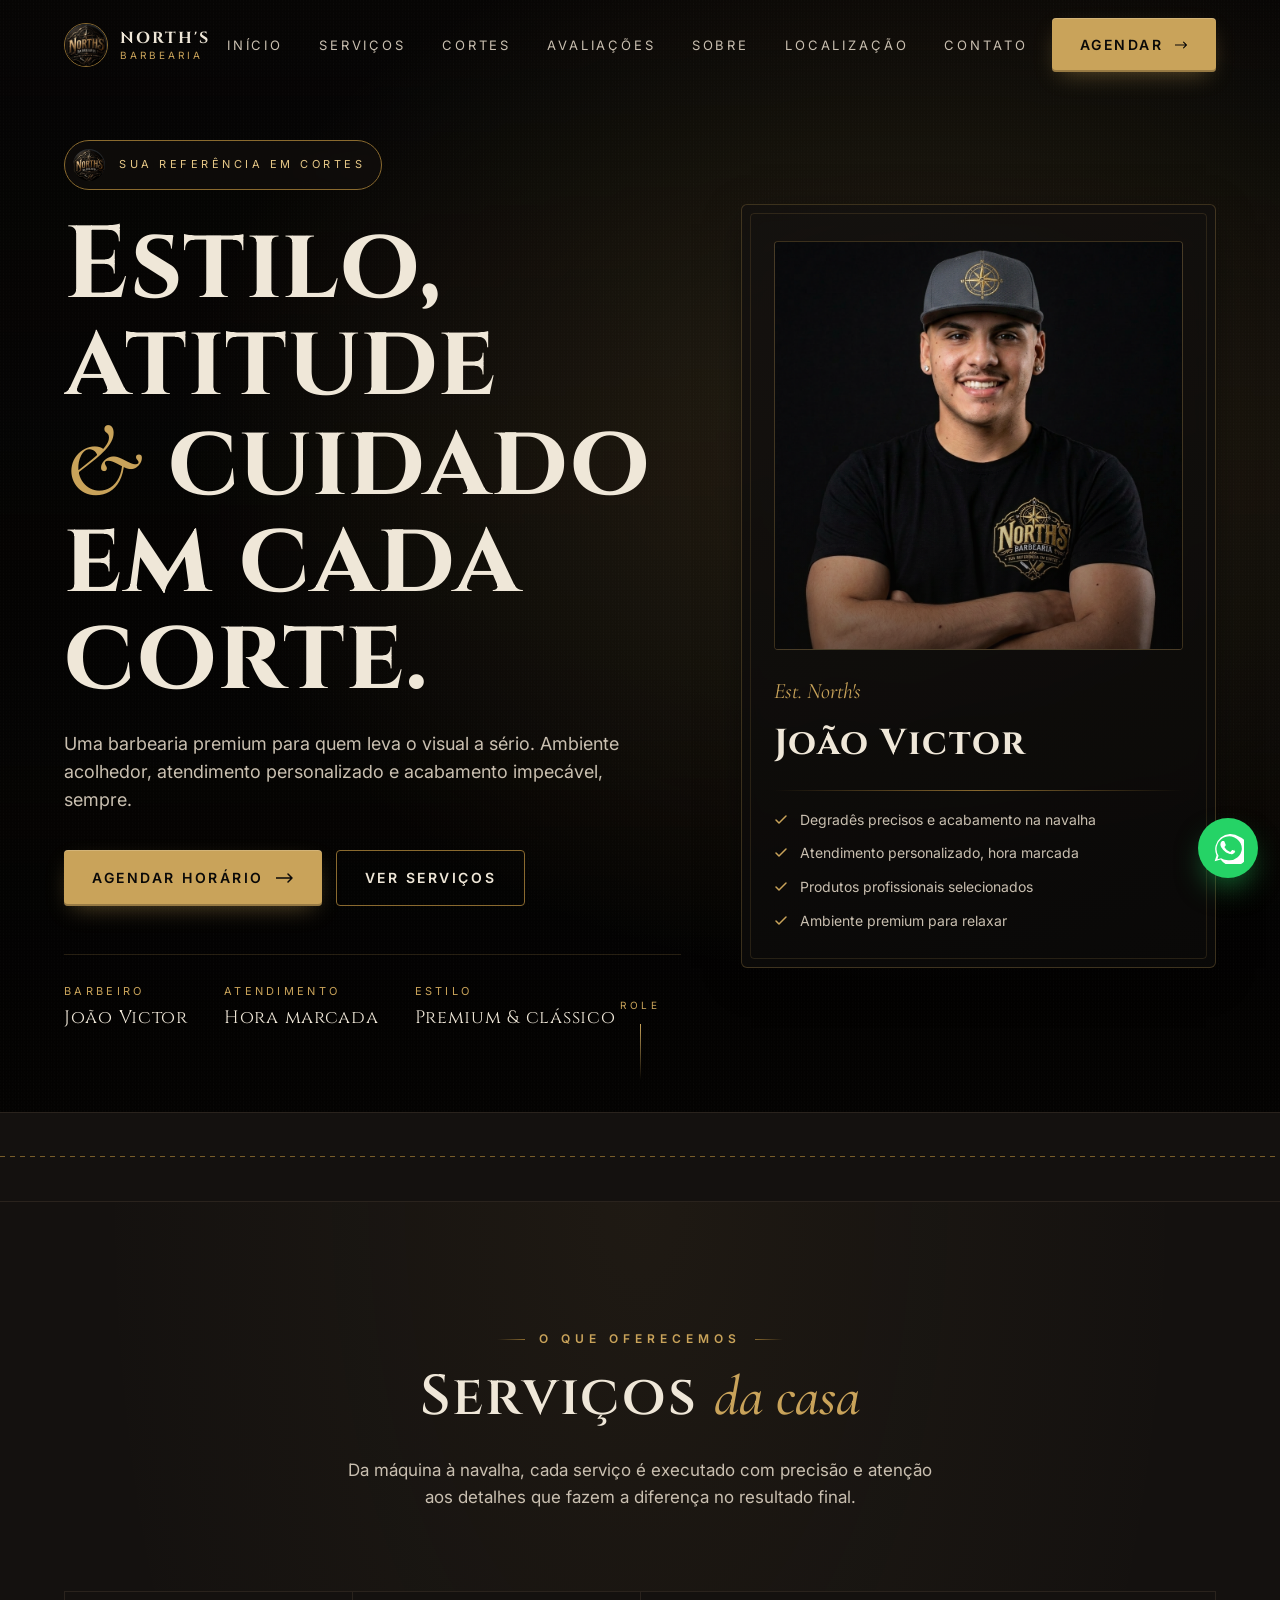
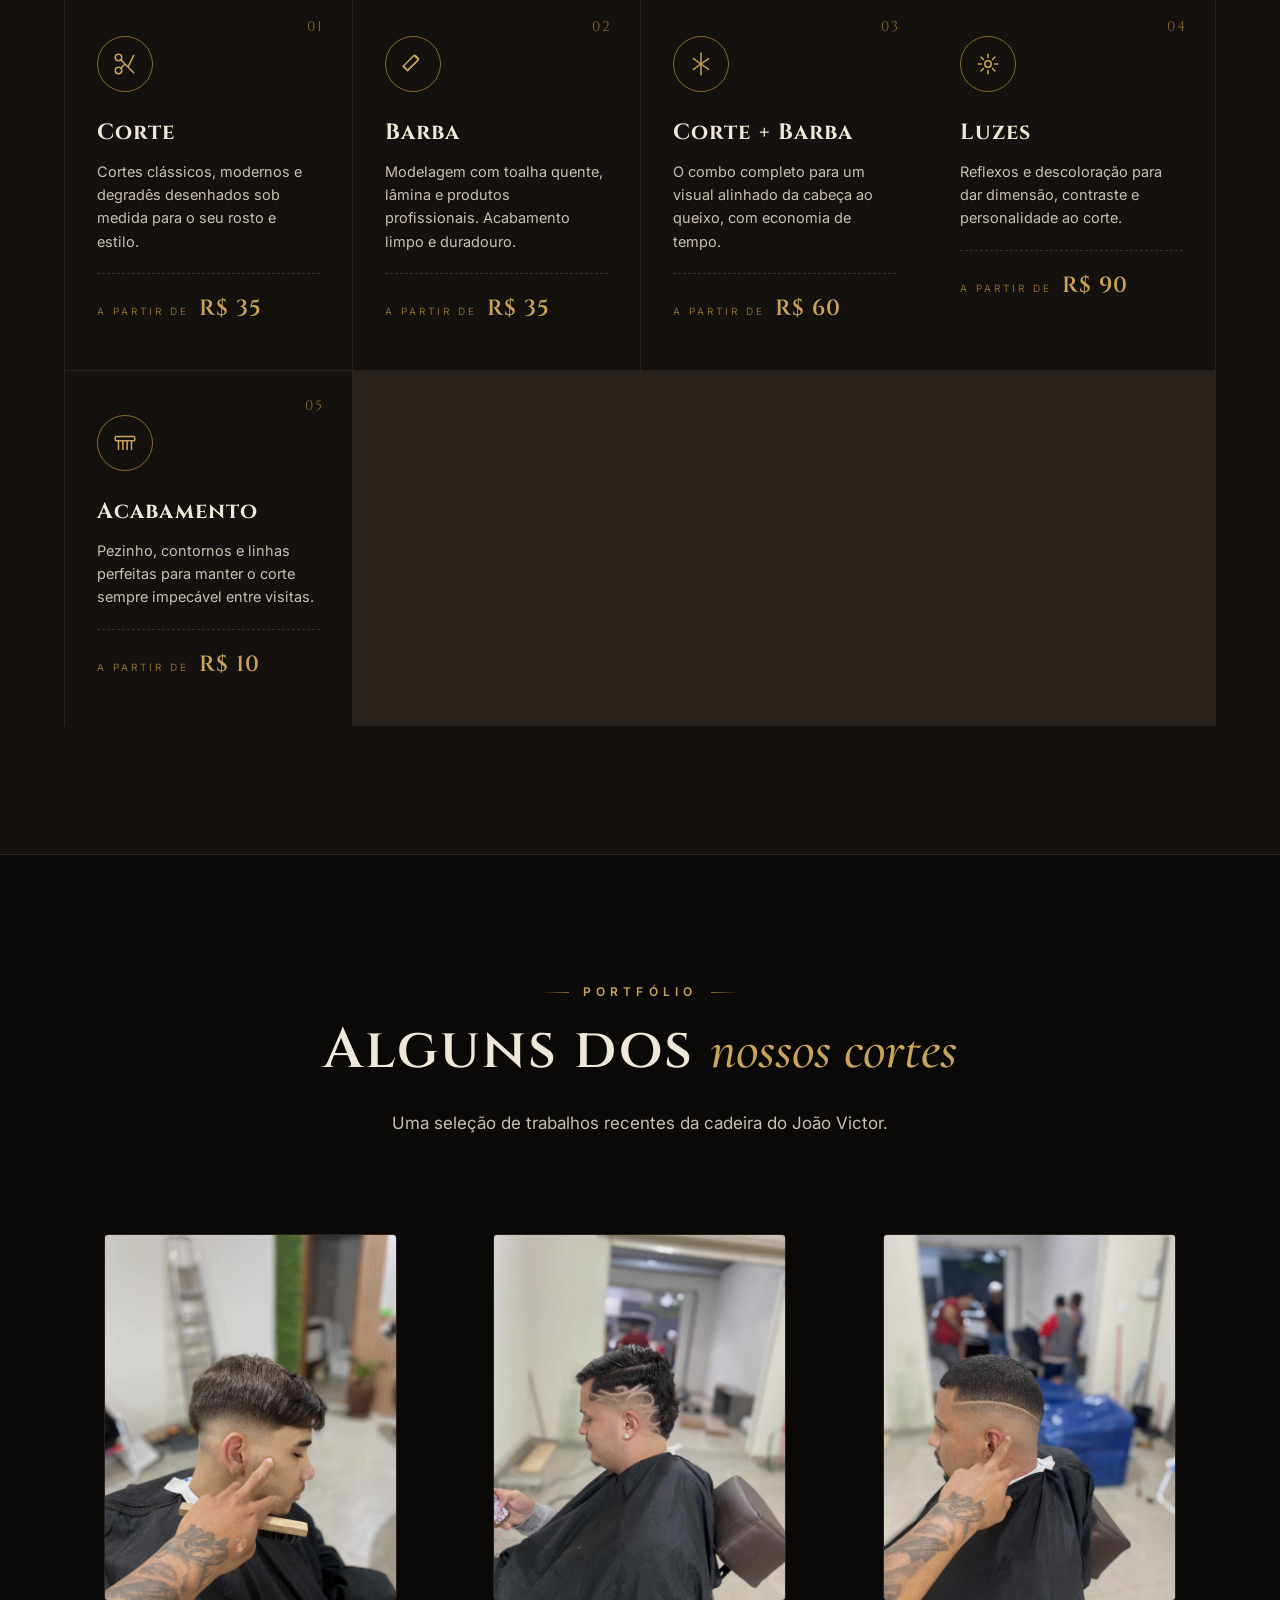
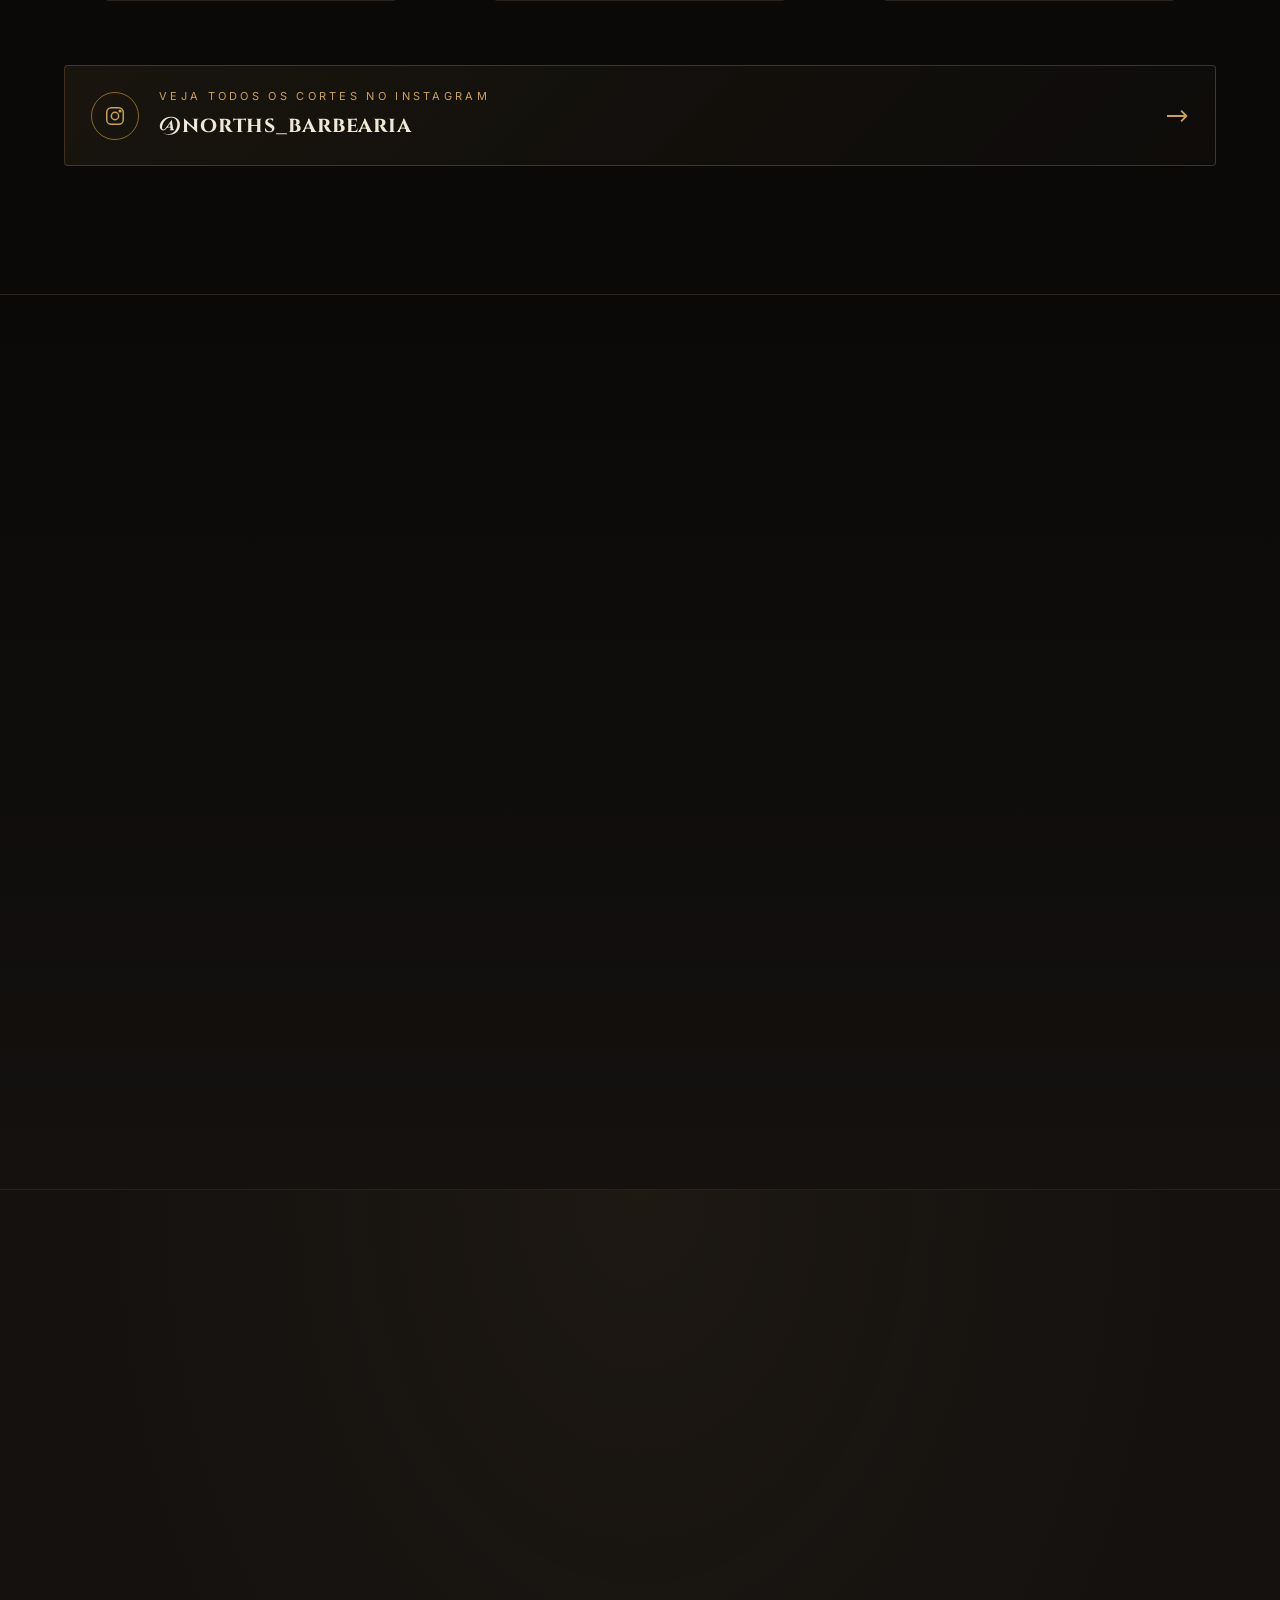
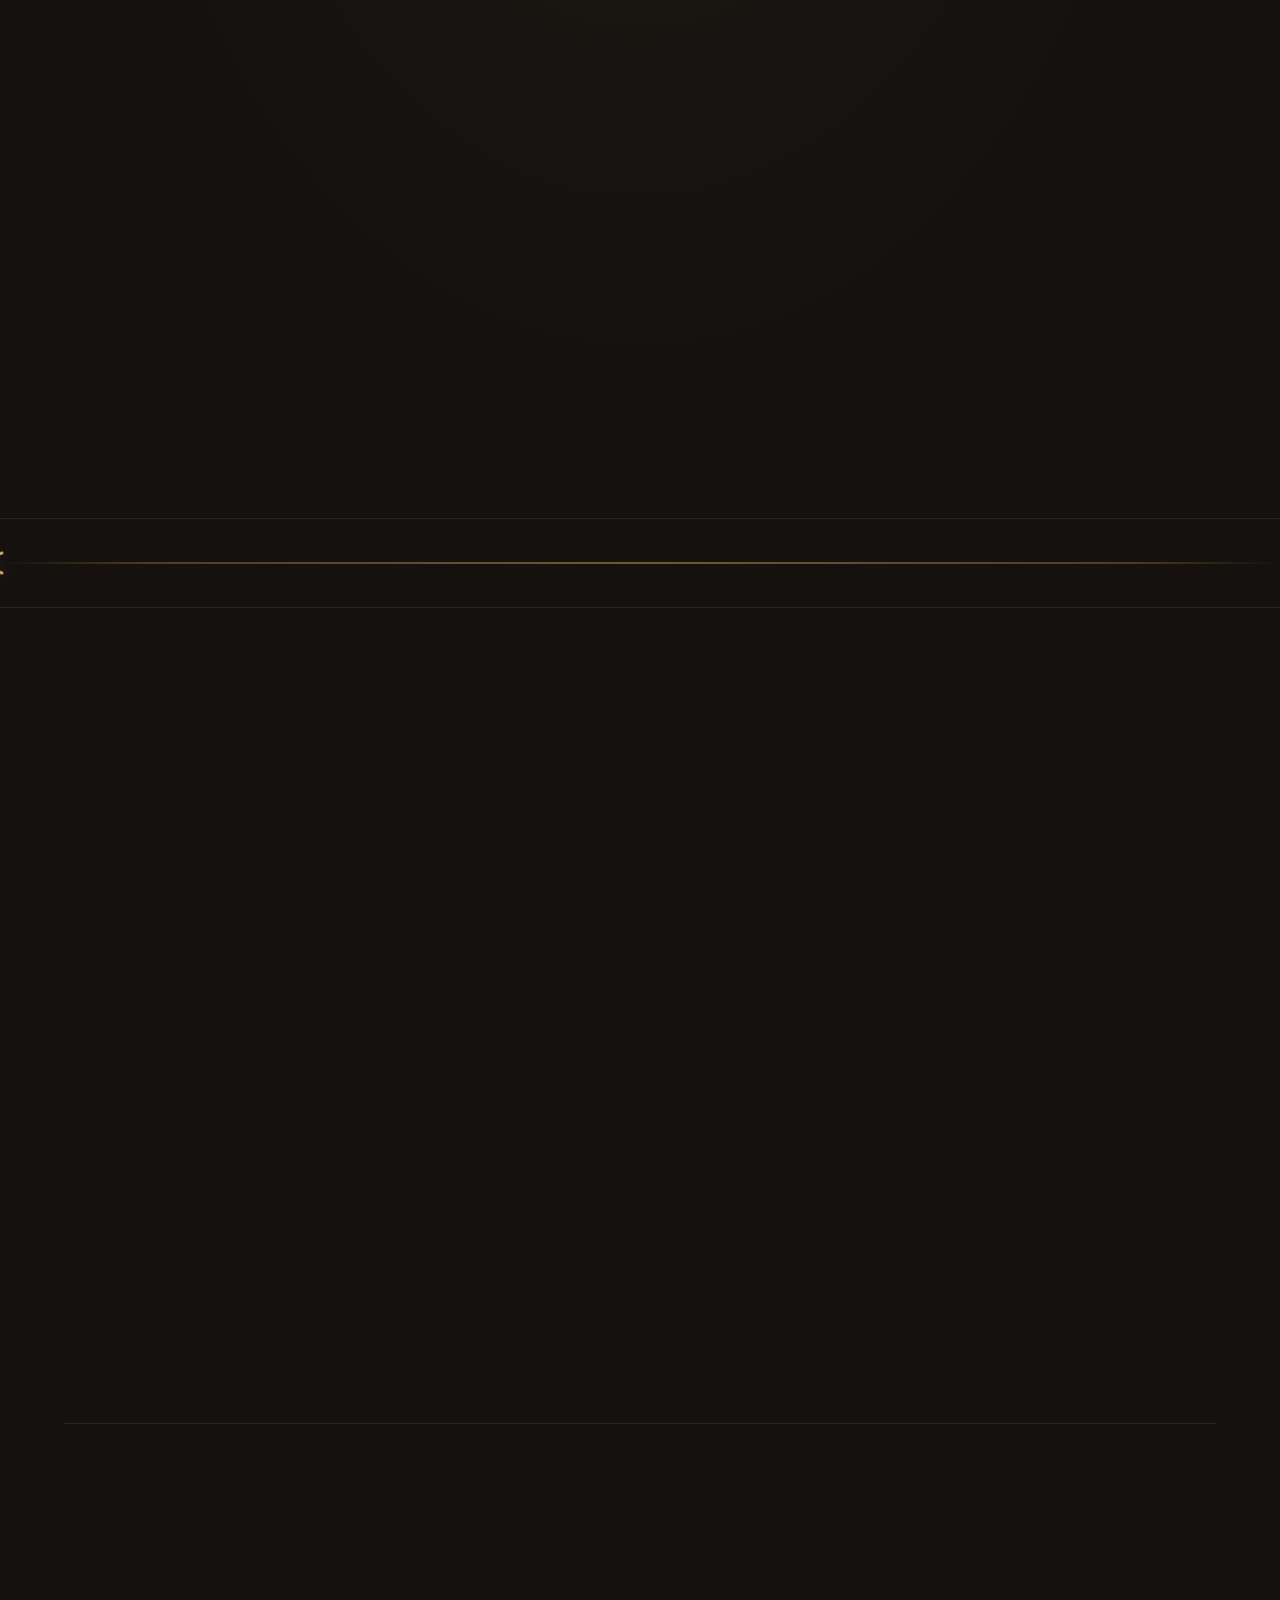
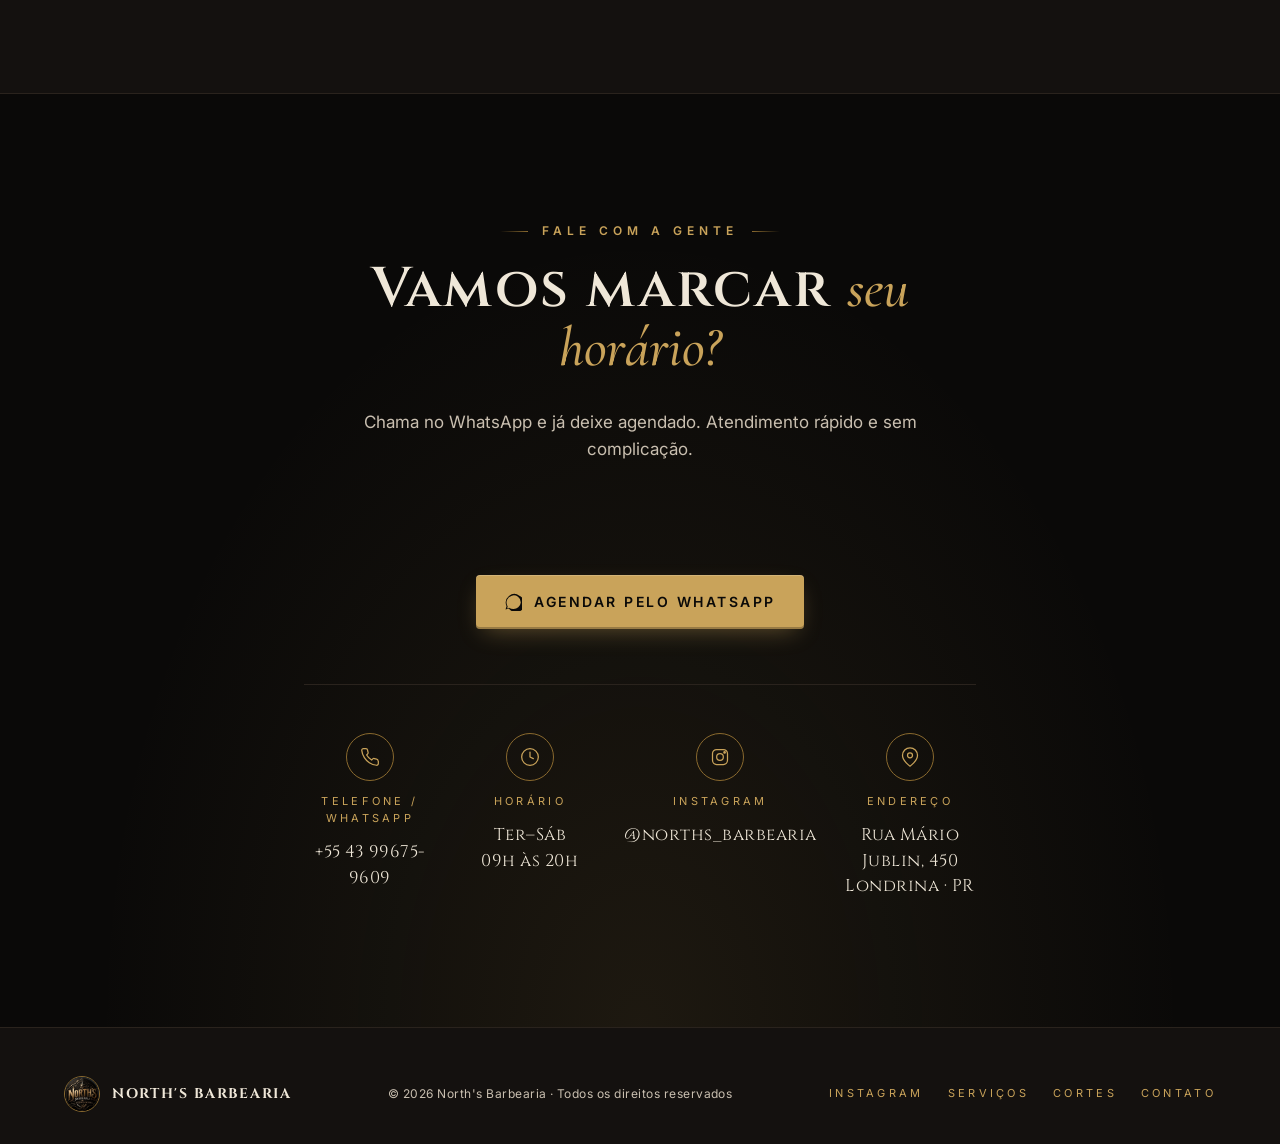
<file: index.html>
<!doctype html>
<html lang="pt-BR">
<head>
<meta charset="utf-8" />
<meta name="viewport" content="width=device-width, initial-scale=1" />
<title>North's Barbearia | João Victor — Estilo e cuidado em cada corte</title>
<meta name="description" content="North's Barbearia: cortes masculinos, barba, degradê e acabamentos com João Victor. Sua referência em cortes." />

<link rel="preconnect" href="https://fonts.googleapis.com" />
<link rel="preconnect" href="https://fonts.gstatic.com" crossorigin />
<link href="https://fonts.googleapis.com/css2?family=Cinzel:wght@400;500;600;700&family=Cormorant+Garamond:ital,wght@0,400;0,500;1,400;1,500&family=Inter:wght@300;400;500;600;700&display=swap" rel="stylesheet" />

<link rel="icon" href="assets/logo.png" />
<link rel="stylesheet" href="style.css" />

<template id="__bundler_thumbnail" data-bg-color="#0a0908">
  <svg viewBox="0 0 1200 800" xmlns="http://www.w3.org/2000/svg">
    <rect width="1200" height="800" fill="#0a0908"/>
    <circle cx="600" cy="400" r="220" fill="none" stroke="#c9a35a" stroke-width="3"/>
    <circle cx="600" cy="400" r="190" fill="none" stroke="#8a6a2f" stroke-width="1"/>
    <text x="600" y="380" text-anchor="middle" font-family="Georgia, serif" font-size="92" font-weight="700" fill="#c9a35a" letter-spacing="4">NORTH'S</text>
    <text x="600" y="430" text-anchor="middle" font-family="Inter, sans-serif" font-size="22" letter-spacing="14" fill="#efe7d8">BARBEARIA</text>
    <line x1="430" y1="460" x2="770" y2="460" stroke="#c9a35a" stroke-width="1"/>
    <text x="600" y="490" text-anchor="middle" font-family="Inter, sans-serif" font-size="14" letter-spacing="6" fill="#8a6a2f">SUA REFERÊNCIA EM CORTES</text>
  </svg>
</template>
</head>
<body>

<!-- ===================== NAVBAR ===================== -->
<header class="nav" role="banner">
  <div class="container nav__inner">
    <a href="#inicio" class="nav__brand" aria-label="North's Barbearia, início">
      <img src="assets/logo.png" alt="Logo North's Barbearia" />
      <div class="nav__brand-text">
        <strong>NORTH'S</strong>
        <span>Barbearia</span>
      </div>
    </a>

    <nav aria-label="Principal">
      <ul class="nav__menu">
        <li><a href="#inicio">Início</a></li>
        <li><a href="#servicos">Serviços</a></li>
        <li><a href="#cortes">Cortes</a></li>
        <li><a href="#avaliacoes">Avaliações</a></li>
        <li><a href="#sobre">Sobre</a></li>
        <li><a href="#localizacao">Localização</a></li>
        <li><a href="#contato">Contato</a></li>
      </ul>
    </nav>

    <a class="btn nav__cta" data-wa href="#" aria-label="Agendar horário pelo WhatsApp">
      Agendar
      <svg class="btn-arrow" viewBox="0 0 18 10" fill="none" stroke="currentColor" stroke-width="1.5">
        <path d="M0 5h16M12 1l4 4-4 4" stroke-linecap="round" stroke-linejoin="round"/>
      </svg>
    </a>

    <button class="nav__toggle" aria-label="Abrir menu" aria-expanded="false"><span></span></button>
  </div>
</header>

<main>

<!-- ===================== HERO ===================== -->
<section class="hero" id="inicio">
  <!-- TROCAR a imagem de fundo do hero em style.css (.hero__bg) -->
  <div class="hero__bg" aria-hidden="true"></div>
  <div class="hero__grain" aria-hidden="true"></div>

  <div class="container hero__inner">
    <div class="hero__copy">
      <div class="hero__badge reveal">
        <img src="assets/logo.png" alt="" />
        <span>Sua referência em cortes</span>
      </div>

      <h1 class="hero__title">
        <span class="line reveal" data-delay="1"><span>Estilo, atitude</span></span>
        <span class="line reveal" data-delay="2"><span><em>&amp;</em> cuidado</span></span>
        <span class="line reveal" data-delay="3"><span>em cada corte.</span></span>
      </h1>

      <p class="hero__sub reveal" data-delay="4">
        Uma barbearia premium para quem leva o visual a sério. Ambiente acolhedor,
        atendimento personalizado e acabamento impecável, sempre.
      </p>

      <div class="hero__ctas reveal" data-delay="5">
        <a class="btn" data-wa href="#" aria-label="Agendar horário pelo WhatsApp">
          Agendar horário
          <svg class="btn-arrow" viewBox="0 0 18 10" fill="none" stroke="currentColor" stroke-width="1.5">
            <path d="M0 5h16M12 1l4 4-4 4" stroke-linecap="round" stroke-linejoin="round"/>
          </svg>
        </a>
        <a class="btn btn--ghost" href="#servicos">Ver serviços</a>
      </div>

      <div class="hero__meta reveal" data-delay="6">
        <div class="hero__meta-item">
          <span class="k">Barbeiro</span>
          <span class="v">João Victor</span>
        </div>
        <div class="hero__meta-item">
          <span class="k">Atendimento</span>
          <span class="v">Hora marcada</span>
        </div>
        <div class="hero__meta-item">
          <span class="k">Estilo</span>
          <span class="v">Premium &amp; clássico</span>
        </div>
      </div>
    </div>

    <aside class="hero__card reveal" data-delay="3">
      <div class="hero__card-photo">
        <img src="assets/joao-victor.png" alt="João Victor, barbeiro da North's Barbearia" />
      </div>
      <div class="hero__card-mark">Est. North's</div>
      <h2 class="hero__card-name">João Victor</h2>
      <div class="hero__card-rule"></div>
      <ul class="hero__card-list">
        <li>
          <svg viewBox="0 0 14 14" fill="none" stroke="currentColor" stroke-width="1.5"><path d="M2 7l3 3 7-7" stroke-linecap="round" stroke-linejoin="round"/></svg>
          Degradês precisos e acabamento na navalha
        </li>
        <li>
          <svg viewBox="0 0 14 14" fill="none" stroke="currentColor" stroke-width="1.5"><path d="M2 7l3 3 7-7" stroke-linecap="round" stroke-linejoin="round"/></svg>
          Atendimento personalizado, hora marcada
        </li>
        <li>
          <svg viewBox="0 0 14 14" fill="none" stroke="currentColor" stroke-width="1.5"><path d="M2 7l3 3 7-7" stroke-linecap="round" stroke-linejoin="round"/></svg>
          Produtos profissionais selecionados
        </li>
        <li>
          <svg viewBox="0 0 14 14" fill="none" stroke="currentColor" stroke-width="1.5"><path d="M2 7l3 3 7-7" stroke-linecap="round" stroke-linejoin="round"/></svg>
          Ambiente premium para relaxar
        </li>
      </ul>
    </aside>
  </div>

  <div class="hero__scroll" aria-hidden="true">
    <span>Role</span>
    <div class="hero__scroll-line"></div>
  </div>
</section>

<!-- ===================== SCISSORS CUT DIVIDER ===================== -->
<div class="scissors-cut" aria-hidden="true">
  <div class="scissors-cut__track">
    <div class="scissors-cut__line"></div>
    <div class="scissors-cut__cut"></div>
  </div>
  <span class="scissors-cut__flake scissors-cut__flake--1" style="left:22%"></span>
  <span class="scissors-cut__flake scissors-cut__flake--2" style="left:44%"></span>
  <span class="scissors-cut__flake scissors-cut__flake--3" style="left:66%"></span>
  <span class="scissors-cut__flake scissors-cut__flake--4" style="left:84%"></span>
  <div class="scissors-cut__scissors">
    <svg viewBox="0 0 64 64" fill="none" stroke="currentColor" stroke-linecap="round" stroke-linejoin="round">
      <g class="scissors-cut__blade-top">
        <path d="M32 32 L62 22" stroke-width="3"/>
        <path d="M32 32 L12 18" stroke-width="2"/>
        <circle cx="8" cy="16" r="5" stroke-width="2"/>
      </g>
      <g class="scissors-cut__blade-bot">
        <path d="M32 32 L62 42" stroke-width="3"/>
        <path d="M32 32 L12 46" stroke-width="2"/>
        <circle cx="8" cy="48" r="5" stroke-width="2"/>
      </g>
      <circle cx="32" cy="32" r="2.5" fill="currentColor" stroke="none"/>
    </svg>
  </div>
</div>

<!-- ===================== SERVIÇOS ===================== -->
<section class="services" id="servicos">
  <div class="container">
    <div class="section-head reveal">
      <span class="eyebrow">O que oferecemos</span>
      <h2 class="section-title">Serviços <em>da casa</em></h2>
      <p class="section-lede">
        Da máquina à navalha, cada serviço é executado com precisão e atenção aos detalhes
        que fazem a diferença no resultado final.
      </p>
    </div>

    <div class="services__grid">
      <!-- 1 -->
      <article class="service reveal" data-delay="1">
        <span class="service__num">01</span>
        <div class="service__icon">
          <!-- tesoura -->
          <svg viewBox="0 0 24 24" fill="none" stroke="currentColor" stroke-width="1.4" stroke-linecap="round" stroke-linejoin="round">
            <circle cx="6" cy="6" r="3"/><circle cx="6" cy="18" r="3"/>
            <path d="M8.12 8.12L20 20M14.83 14.83L20 4M8.12 15.88L11.5 12.5"/>
          </svg>
        </div>
        <h3 class="service__name">Corte</h3>
        <p class="service__desc">Cortes clássicos, modernos e degradês desenhados sob medida para o seu rosto e estilo.</p>
        <div class="service__price"><small>A partir de</small><strong>R$ 35</strong></div>
      </article>

      <!-- 2 -->
      <article class="service reveal" data-delay="2">
        <span class="service__num">02</span>
        <div class="service__icon">
          <!-- navalha -->
          <svg viewBox="0 0 24 24" fill="none" stroke="currentColor" stroke-width="1.4" stroke-linecap="round" stroke-linejoin="round">
            <path d="M3 14l10-10 4 4-10 10z"/><path d="M3 14l4 4 10-10"/><path d="M14 4l3 3"/>
          </svg>
        </div>
        <h3 class="service__name">Barba</h3>
        <p class="service__desc">Modelagem com toalha quente, lâmina e produtos profissionais. Acabamento limpo e duradouro.</p>
        <div class="service__price"><small>A partir de</small><strong>R$ 35</strong></div>
      </article>

      <!-- 3 -->
      <article class="service reveal" data-delay="3">
        <span class="service__num">03</span>
        <div class="service__icon">
          <!-- combo -->
          <svg viewBox="0 0 24 24" fill="none" stroke="currentColor" stroke-width="1.4" stroke-linecap="round" stroke-linejoin="round">
            <path d="M12 2v20"/><path d="M5 7l7 5 7-5"/><path d="M5 17l7-5 7 5"/>
          </svg>
        </div>
        <h3 class="service__name">Corte + Barba</h3>
        <p class="service__desc">O combo completo para um visual alinhado da cabeça ao queixo, com economia de tempo.</p>
        <div class="service__price"><small>A partir de</small><strong>R$ 60</strong></div>
      </article>

      <!-- 4 -->
      <article class="service reveal" data-delay="4">
        <span class="service__num">04</span>
        <div class="service__icon">
          <!-- luzes -->
          <svg viewBox="0 0 24 24" fill="none" stroke="currentColor" stroke-width="1.4" stroke-linecap="round" stroke-linejoin="round">
            <path d="M12 3v3M5.6 5.6l2.1 2.1M3 12h3M5.6 18.4l2.1-2.1M12 21v-3M18.4 18.4l-2.1-2.1M21 12h-3M18.4 5.6l-2.1 2.1"/>
            <circle cx="12" cy="12" r="3"/>
          </svg>
        </div>
        <h3 class="service__name">Luzes</h3>
        <p class="service__desc">Reflexos e descoloração para dar dimensão, contraste e personalidade ao corte.</p>
        <div class="service__price"><small>A partir de</small><strong>R$ 90</strong></div>
      </article>

      <!-- 5 -->
      <article class="service reveal" data-delay="2">
        <span class="service__num">05</span>
        <div class="service__icon">
          <!-- pente / acabamento -->
          <svg viewBox="0 0 24 24" fill="none" stroke="currentColor" stroke-width="1.4" stroke-linecap="round" stroke-linejoin="round">
            <rect x="3" y="6" width="18" height="4" rx="1"/>
            <path d="M6 10v8M10 10v8M14 10v8M18 10v8"/>
          </svg>
        </div>
        <h3 class="service__name">Acabamento</h3>
        <p class="service__desc">Pezinho, contornos e linhas perfeitas para manter o corte sempre impecável entre visitas.</p>
        <div class="service__price"><small>A partir de</small><strong>R$ 10</strong></div>
      </article>
    </div>
  </div>
</section>

<!-- ===================== CORTES / GALERIA ===================== -->
<section class="gallery" id="cortes">
  <div class="container">
    <div class="section-head reveal">
      <span class="eyebrow">Portfólio</span>
      <h2 class="section-title">Alguns dos <em>nossos cortes</em></h2>
      <p class="section-lede">
        Uma seleção de trabalhos recentes da cadeira do João Victor.
      </p>
    </div>

    <!-- Para adicionar mais cortes, duplique um <figure class="gallery__item">
         e troque o src da imagem + o nome no caption -->
    <div class="gallery__grid">

      <figure class="gallery__item reveal" data-delay="1">
        <img class="gallery__img" src="assets/corte-1.jpg" alt="Corte degradê textura natural por João Victor" loading="lazy" />
        <figcaption class="gallery__overlay">
          <div class="gallery__caption">Mid Fade Texturizado</div>
          <div class="gallery__sub">North's · João Victor</div>
        </figcaption>
      </figure>

      <figure class="gallery__item reveal" data-delay="2">
        <img class="gallery__img" src="assets/corte-2.jpg" alt="Corte social com risco e desenho lateral" loading="lazy" />
        <figcaption class="gallery__overlay">
          <div class="gallery__caption">Social com Desenho</div>
          <div class="gallery__sub">North's · João Victor</div>
        </figcaption>
      </figure>

      <figure class="gallery__item reveal" data-delay="1">
        <img class="gallery__img" src="assets/corte-3.jpg" alt="Corte degradê navalhado com risco lateral" loading="lazy" />
        <figcaption class="gallery__overlay">
          <div class="gallery__caption">Navalhado com Risco</div>
          <div class="gallery__sub">North's · João Victor</div>
        </figcaption>
      </figure>

    </div>

    <!-- Instagram CTA -->
    <a class="ig-cta reveal" href="https://www.instagram.com/norths_barbearia/" target="_blank" rel="noopener">
      <div class="ig-cta__icon" aria-hidden="true">
        <svg viewBox="0 0 24 24" fill="none" stroke="currentColor" stroke-width="1.6" stroke-linecap="round" stroke-linejoin="round">
          <rect x="3" y="3" width="18" height="18" rx="5"/>
          <circle cx="12" cy="12" r="4"/>
          <circle cx="17.5" cy="6.5" r=".9" fill="currentColor"/>
        </svg>
      </div>
      <div class="ig-cta__text">
        <span class="ig-cta__lead">Veja todos os cortes no Instagram</span>
        <strong class="ig-cta__handle">@norths_barbearia</strong>
      </div>
      <span class="ig-cta__arrow" aria-hidden="true">
        <svg viewBox="0 0 18 10" fill="none" stroke="currentColor" stroke-width="1.5"><path d="M0 5h16M12 1l4 4-4 4" stroke-linecap="round" stroke-linejoin="round"/></svg>
      </span>
    </a>
  </div>
</section>

<!-- ===================== SOBRE ===================== -->
<section class="about" id="sobre">
  <div class="container about__grid">
    <div class="about__visual reveal">
      <div class="about__visual-inner"></div>
      <div class="about__visual-stamp" aria-hidden="true">
        <strong>EST.</strong>
        <span>North's</span>
      </div>
    </div>

    <div class="about__content">
      <div class="section-head reveal">
        <span class="eyebrow">Sobre nós</span>
        <h2 class="section-title">Sobre a <em>North's Barbearia</em></h2>
      </div>

      <p class="about__text reveal" data-delay="1">
        A <strong>North's Barbearia</strong> nasceu da paixão por unir tradição e estilo
        contemporâneo. Comandada por <strong>João Victor</strong>, é um espaço pensado
        para quem busca mais do que um corte: uma experiência completa de cuidado pessoal.
      </p>
      <p class="about__text reveal" data-delay="2">
        Aqui, cada cliente é atendido de forma personalizada, num ambiente acolhedor
        onde dá pra <strong>relaxar, conversar e sair com o visual em dia</strong>.
        Atenção aos detalhes, técnica apurada e produtos de qualidade. Esse é o nosso compromisso.
      </p>

      <ul class="about__features">
        <li class="reveal" data-delay="1">
          <svg viewBox="0 0 18 18" fill="none" stroke="currentColor" stroke-width="1.5"><path d="M3 9l4 4 8-8" stroke-linecap="round" stroke-linejoin="round"/></svg>
          Ambiente premium e acolhedor
        </li>
        <li class="reveal" data-delay="2">
          <svg viewBox="0 0 18 18" fill="none" stroke="currentColor" stroke-width="1.5"><path d="M3 9l4 4 8-8" stroke-linecap="round" stroke-linejoin="round"/></svg>
          Atendimento exclusivo, hora marcada
        </li>
        <li class="reveal" data-delay="3">
          <svg viewBox="0 0 18 18" fill="none" stroke="currentColor" stroke-width="1.5"><path d="M3 9l4 4 8-8" stroke-linecap="round" stroke-linejoin="round"/></svg>
          Produtos profissionais selecionados
        </li>
        <li class="reveal" data-delay="4">
          <svg viewBox="0 0 18 18" fill="none" stroke="currentColor" stroke-width="1.5"><path d="M3 9l4 4 8-8" stroke-linecap="round" stroke-linejoin="round"/></svg>
          Atenção obsessiva aos detalhes
        </li>
      </ul>
    </div>
  </div>
</section>

<!-- ===================== AVALIAÇÕES (REVIEWS) =====================
     ⚠️  TODOS OS DEPOIMENTOS ABAIXO SÃO DE EXEMPLO.
     Substitua nome, comentário e estrelas pelos reais quando tiver.
===================================================================== -->
<section class="reviews" id="avaliacoes">
  <div class="container">
    <div class="section-head reveal">
      <span class="eyebrow">O que dizem</span>
      <h2 class="section-title">Quem passa <em>volta sempre</em></h2>
      <p class="section-lede">Cliente satisfeito é o nosso melhor cartão de visita.</p>
    </div>

    <div class="reviews__grid">
      <article class="review reveal" data-delay="1">
        <div class="review__stars" aria-label="5 de 5 estrelas">
          <svg viewBox="0 0 16 16" fill="currentColor"><path d="M8 1l2.2 4.5 4.8.7-3.5 3.4.8 4.8L8 12.1l-4.3 2.3.8-4.8L1 6.2l4.8-.7z"/></svg>
          <svg viewBox="0 0 16 16" fill="currentColor"><path d="M8 1l2.2 4.5 4.8.7-3.5 3.4.8 4.8L8 12.1l-4.3 2.3.8-4.8L1 6.2l4.8-.7z"/></svg>
          <svg viewBox="0 0 16 16" fill="currentColor"><path d="M8 1l2.2 4.5 4.8.7-3.5 3.4.8 4.8L8 12.1l-4.3 2.3.8-4.8L1 6.2l4.8-.7z"/></svg>
          <svg viewBox="0 0 16 16" fill="currentColor"><path d="M8 1l2.2 4.5 4.8.7-3.5 3.4.8 4.8L8 12.1l-4.3 2.3.8-4.8L1 6.2l4.8-.7z"/></svg>
          <svg viewBox="0 0 16 16" fill="currentColor"><path d="M8 1l2.2 4.5 4.8.7-3.5 3.4.8 4.8L8 12.1l-4.3 2.3.8-4.8L1 6.2l4.8-.7z"/></svg>
        </div>
        <p class="review__quote">Já cortei em vários lugares e a North's é de longe o melhor. O João pega a sua vibe na hora e o degradê fica impecável. Saí outro homem.</p>
        <div class="review__author">
          <div class="review__avatar" aria-hidden="true">RF</div>
          <div class="review__author-info">
            <span class="review__name">Rafael Ferreira</span>
            <span class="review__source">Google · há 2 semanas</span>
          </div>
        </div>
      </article>

      <article class="review reveal" data-delay="2">
        <div class="review__stars" aria-label="5 de 5 estrelas">
          <svg viewBox="0 0 16 16" fill="currentColor"><path d="M8 1l2.2 4.5 4.8.7-3.5 3.4.8 4.8L8 12.1l-4.3 2.3.8-4.8L1 6.2l4.8-.7z"/></svg>
          <svg viewBox="0 0 16 16" fill="currentColor"><path d="M8 1l2.2 4.5 4.8.7-3.5 3.4.8 4.8L8 12.1l-4.3 2.3.8-4.8L1 6.2l4.8-.7z"/></svg>
          <svg viewBox="0 0 16 16" fill="currentColor"><path d="M8 1l2.2 4.5 4.8.7-3.5 3.4.8 4.8L8 12.1l-4.3 2.3.8-4.8L1 6.2l4.8-.7z"/></svg>
          <svg viewBox="0 0 16 16" fill="currentColor"><path d="M8 1l2.2 4.5 4.8.7-3.5 3.4.8 4.8L8 12.1l-4.3 2.3.8-4.8L1 6.2l4.8-.7z"/></svg>
          <svg viewBox="0 0 16 16" fill="currentColor"><path d="M8 1l2.2 4.5 4.8.7-3.5 3.4.8 4.8L8 12.1l-4.3 2.3.8-4.8L1 6.2l4.8-.7z"/></svg>
        </div>
        <p class="review__quote">Ambiente top, atendimento de primeira e o cara é fera com a navalha. Toalha quente, acabamento perfeito. Recomendo demais.</p>
        <div class="review__author">
          <div class="review__avatar" aria-hidden="true">LM</div>
          <div class="review__author-info">
            <span class="review__name">Lucas Moreira</span>
            <span class="review__source">Google · há 1 mês</span>
          </div>
        </div>
      </article>

      <article class="review reveal" data-delay="3">
        <div class="review__stars" aria-label="5 de 5 estrelas">
          <svg viewBox="0 0 16 16" fill="currentColor"><path d="M8 1l2.2 4.5 4.8.7-3.5 3.4.8 4.8L8 12.1l-4.3 2.3.8-4.8L1 6.2l4.8-.7z"/></svg>
          <svg viewBox="0 0 16 16" fill="currentColor"><path d="M8 1l2.2 4.5 4.8.7-3.5 3.4.8 4.8L8 12.1l-4.3 2.3.8-4.8L1 6.2l4.8-.7z"/></svg>
          <svg viewBox="0 0 16 16" fill="currentColor"><path d="M8 1l2.2 4.5 4.8.7-3.5 3.4.8 4.8L8 12.1l-4.3 2.3.8-4.8L1 6.2l4.8-.7z"/></svg>
          <svg viewBox="0 0 16 16" fill="currentColor"><path d="M8 1l2.2 4.5 4.8.7-3.5 3.4.8 4.8L8 12.1l-4.3 2.3.8-4.8L1 6.2l4.8-.7z"/></svg>
          <svg viewBox="0 0 16 16" fill="currentColor"><path d="M8 1l2.2 4.5 4.8.7-3.5 3.4.8 4.8L8 12.1l-4.3 2.3.8-4.8L1 6.2l4.8-.7z"/></svg>
        </div>
        <p class="review__quote">Marco horário pelo WhatsApp e sempre sou atendido na hora. Pontual, limpo e o resultado é sempre top. Virei cliente fiel.</p>
        <div class="review__author">
          <div class="review__avatar" aria-hidden="true">PA</div>
          <div class="review__author-info">
            <span class="review__name">Pedro Almeida</span>
            <span class="review__source">Google · há 3 meses</span>
          </div>
        </div>
      </article>
    </div>

    <div class="reviews__meta reveal" data-delay="4">
      <div class="reviews__rating">
        <strong>5.0</strong>
        <div class="reviews__rating-stars" aria-label="5 estrelas">
          <svg viewBox="0 0 16 16" fill="currentColor"><path d="M8 1l2.2 4.5 4.8.7-3.5 3.4.8 4.8L8 12.1l-4.3 2.3.8-4.8L1 6.2l4.8-.7z"/></svg>
          <svg viewBox="0 0 16 16" fill="currentColor"><path d="M8 1l2.2 4.5 4.8.7-3.5 3.4.8 4.8L8 12.1l-4.3 2.3.8-4.8L1 6.2l4.8-.7z"/></svg>
          <svg viewBox="0 0 16 16" fill="currentColor"><path d="M8 1l2.2 4.5 4.8.7-3.5 3.4.8 4.8L8 12.1l-4.3 2.3.8-4.8L1 6.2l4.8-.7z"/></svg>
          <svg viewBox="0 0 16 16" fill="currentColor"><path d="M8 1l2.2 4.5 4.8.7-3.5 3.4.8 4.8L8 12.1l-4.3 2.3.8-4.8L1 6.2l4.8-.7z"/></svg>
          <svg viewBox="0 0 16 16" fill="currentColor"><path d="M8 1l2.2 4.5 4.8.7-3.5 3.4.8 4.8L8 12.1l-4.3 2.3.8-4.8L1 6.2l4.8-.7z"/></svg>
        </div>
        <span>baseado em avaliações</span>
      </div>
    </div>
  </div>
</section>

<!-- ===================== SCISSORS CUT DIVIDER ===================== -->
<div class="scissors-cut" aria-hidden="true">
  <div class="scissors-cut__track">
    <div class="scissors-cut__line"></div>
    <div class="scissors-cut__cut"></div>
  </div>
  <span class="scissors-cut__flake scissors-cut__flake--1" style="left:18%"></span>
  <span class="scissors-cut__flake scissors-cut__flake--2" style="left:40%"></span>
  <span class="scissors-cut__flake scissors-cut__flake--3" style="left:62%"></span>
  <span class="scissors-cut__flake scissors-cut__flake--4" style="left:82%"></span>
  <div class="scissors-cut__scissors">
    <svg viewBox="0 0 64 64" fill="none" stroke="currentColor" stroke-linecap="round" stroke-linejoin="round">
      <g class="scissors-cut__blade-top">
        <path d="M32 32 L62 22" stroke-width="3"/>
        <path d="M32 32 L12 18" stroke-width="2"/>
        <circle cx="8" cy="16" r="5" stroke-width="2"/>
      </g>
      <g class="scissors-cut__blade-bot">
        <path d="M32 32 L62 42" stroke-width="3"/>
        <path d="M32 32 L12 46" stroke-width="2"/>
        <circle cx="8" cy="48" r="5" stroke-width="2"/>
      </g>
      <circle cx="32" cy="32" r="2.5" fill="currentColor" stroke="none"/>
    </svg>
  </div>
</div>

<!-- ===================== LOCALIZAÇÃO ===================== -->
<section class="location" id="localizacao">
  <div class="container">
    <div class="section-head reveal">
      <span class="eyebrow">Visite-nos</span>
      <h2 class="section-title">Onde <em>estamos</em></h2>
      <p class="section-lede">Passa pra dar um alô, marcar um horário e curtir o ambiente.</p>
    </div>

    <div class="location__grid">
      <!-- TROCAR src do iframe pelo Google Maps real da barbearia -->
      <div class="location__card reveal">
        <iframe
          class="location__map"
          title="Mapa, North's Barbearia"
          src="https://www.google.com/maps?q=Rua+M%C3%A1rio+Jublin+450&output=embed"
          loading="lazy"
          referrerpolicy="no-referrer-when-downgrade">
        </iframe>
      </div>

      <!-- TROCAR background-image em .location__photo (style.css) pela foto real da fachada -->
      <div class="location__card location__photo reveal" data-delay="1" aria-label="Fachada da North's Barbearia">
        <div class="location__photo-overlay">
          <div>
            <h4>North's Barbearia</h4>
            <span>Fachada</span>
          </div>
        </div>
      </div>
    </div>

    <div class="location__info">
      <div class="location__info-item reveal" data-delay="1">
        <div class="k">Endereço</div>
        <div class="v">
          Rua Mário Jublin, 450
          <small>Londrina · PR</small>
        </div>
        <a href="https://maps.app.goo.gl/SLi3QqJZmXdUoq9s5" target="_blank" rel="noopener">
          Abrir no Google Maps
          <svg width="12" height="12" viewBox="0 0 12 12" fill="none" stroke="currentColor" stroke-width="1.5"><path d="M3 9l6-6M5 3h4v4" stroke-linecap="round" stroke-linejoin="round"/></svg>
        </a>
      </div>
      <div class="location__info-item reveal" data-delay="2">
        <div class="k">Funcionamento</div>
        <div class="v">
          Ter–Sáb · 09h às 20h
          <small>Domingo e segunda · fechado</small>
        </div>
      </div>
      <div class="location__info-item reveal" data-delay="3">
        <div class="k">WhatsApp</div>
        <div class="v">+55 43 99675-9609</div>
        <a data-wa href="#">
          Agendar agora
          <svg width="12" height="12" viewBox="0 0 12 12" fill="none" stroke="currentColor" stroke-width="1.5"><path d="M3 9l6-6M5 3h4v4" stroke-linecap="round" stroke-linejoin="round"/></svg>
        </a>
      </div>
    </div>
  </div>
</section>

<!-- ===================== CONTATO ===================== -->
<section class="contact" id="contato">
  <div class="container contact__inner">
    <div class="section-head reveal" style="align-items:center">
      <span class="eyebrow">Fale com a gente</span>
      <h2 class="section-title">Vamos marcar <em>seu horário?</em></h2>
      <p class="section-lede" style="text-align:center">
        Chama no WhatsApp e já deixe agendado. Atendimento rápido e sem complicação.
      </p>
    </div>

    <a class="btn contact__cta reveal" data-wa href="#" data-delay="1">
      <svg width="18" height="18" viewBox="0 0 24 24" fill="currentColor">
        <path d="M20.5 3.5A11.5 11.5 0 003.4 17.6L2 22l4.5-1.4A11.5 11.5 0 1020.5 3.5zm-8.4 17.7c-1.7 0-3.4-.5-4.9-1.3l-.4-.2-2.7.8.8-2.6-.2-.4a9.5 9.5 0 1117.7-4.8 9.5 9.5 0 01-10.3 8.5z"/>
      </svg>
      Agendar pelo WhatsApp
    </a>

    <div class="contact__grid">
      <div class="contact__item reveal" data-delay="1">
        <div class="contact__item-icon">
          <svg viewBox="0 0 24 24" fill="none" stroke="currentColor" stroke-width="1.5" stroke-linecap="round" stroke-linejoin="round"><path d="M22 16.9v3a2 2 0 01-2.2 2 19.8 19.8 0 01-8.6-3.1 19.5 19.5 0 01-6-6 19.8 19.8 0 01-3.1-8.7A2 2 0 014.1 2h3a2 2 0 012 1.7c.1.9.3 1.7.6 2.5a2 2 0 01-.5 2.1L8 9.6a16 16 0 006 6l1.3-1.3a2 2 0 012.1-.4c.8.3 1.6.5 2.5.6a2 2 0 011.7 2z"/></svg>
        </div>
        <span class="k">Telefone / WhatsApp</span>
        <a class="v" data-wa href="#">+55 43 99675-9609</a>
      </div>

      <div class="contact__item reveal" data-delay="2">
        <div class="contact__item-icon">
          <svg viewBox="0 0 24 24" fill="none" stroke="currentColor" stroke-width="1.5" stroke-linecap="round" stroke-linejoin="round"><circle cx="12" cy="12" r="10"/><path d="M12 6v6l4 2"/></svg>
        </div>
        <span class="k">Horário</span>
        <span class="v">Ter–Sáb<br/>09h às 20h</span>
      </div>

      <div class="contact__item reveal" data-delay="3">
        <div class="contact__item-icon">
          <svg viewBox="0 0 24 24" fill="none" stroke="currentColor" stroke-width="1.5" stroke-linecap="round" stroke-linejoin="round"><rect x="3" y="3" width="18" height="18" rx="5"/><circle cx="12" cy="12" r="4"/><circle cx="17.5" cy="6.5" r=".9" fill="currentColor"/></svg>
        </div>
        <span class="k">Instagram</span>
        <a class="v" href="https://www.instagram.com/norths_barbearia/" target="_blank" rel="noopener">@norths_barbearia</a>
      </div>

      <div class="contact__item reveal" data-delay="4">
        <div class="contact__item-icon">
          <svg viewBox="0 0 24 24" fill="none" stroke="currentColor" stroke-width="1.5" stroke-linecap="round" stroke-linejoin="round"><path d="M21 10c0 7-9 13-9 13S3 17 3 10a9 9 0 1118 0z"/><circle cx="12" cy="10" r="3"/></svg>
        </div>
        <span class="k">Endereço</span>
        <span class="v">Rua Mário Jublin, 450<br/>Londrina · PR</span>
      </div>
    </div>
  </div>
</section>

</main>

<!-- ===================== FOOTER ===================== -->
<footer class="footer">
  <div class="container footer__inner">
    <div class="footer__brand">
      <img src="assets/logo.png" alt="" />
      <strong>NORTH'S BARBEARIA</strong>
    </div>
    <div class="footer__copy">© <span data-year>2026</span> North's Barbearia · Todos os direitos reservados</div>
    <div class="footer__links">
      <a href="https://www.instagram.com/norths_barbearia/" target="_blank" rel="noopener">Instagram</a>
      <a href="#servicos">Serviços</a>
      <a href="#cortes">Cortes</a>
      <a href="#contato">Contato</a>
    </div>
  </div>
</footer>

<!-- ===================== WHATSAPP FLUTUANTE ===================== -->
<a class="wa-float" data-wa href="#" aria-label="Abrir conversa no WhatsApp">
  <span class="wa-float__label">Fale conosco</span>
  <svg viewBox="0 0 24 24" fill="currentColor" aria-hidden="true">
    <path d="M20.5 3.5A11.5 11.5 0 003.4 17.6L2 22l4.5-1.4A11.5 11.5 0 1020.5 3.5zm-8.4 17.7c-1.7 0-3.4-.5-4.9-1.3l-.4-.2-2.7.8.8-2.6-.2-.4a9.5 9.5 0 1117.7-4.8 9.5 9.5 0 01-10.3 8.5z"/>
    <path d="M17.5 14.4c-.3-.1-1.7-.8-1.9-.9-.3-.1-.5-.1-.7.1l-1 1.2c-.2.2-.3.2-.6.1a7.7 7.7 0 01-3.8-3.3c-.3-.5.3-.5.8-1.6.1-.2 0-.3 0-.5l-1-2.3c-.2-.6-.5-.5-.7-.5h-.6c-.2 0-.5.1-.8.4a3 3 0 00-.9 2.2c0 1.3.9 2.5 1.1 2.7.1.2 1.9 2.9 4.6 4 1.6.7 2.3.8 3.1.6.5-.1 1.7-.7 2-1.4.2-.6.2-1.2.1-1.4-.1-.1-.3-.2-.7-.4z"/>
  </svg>
</a>

<script src="script.js"></script>
</body>
</html>
</file>
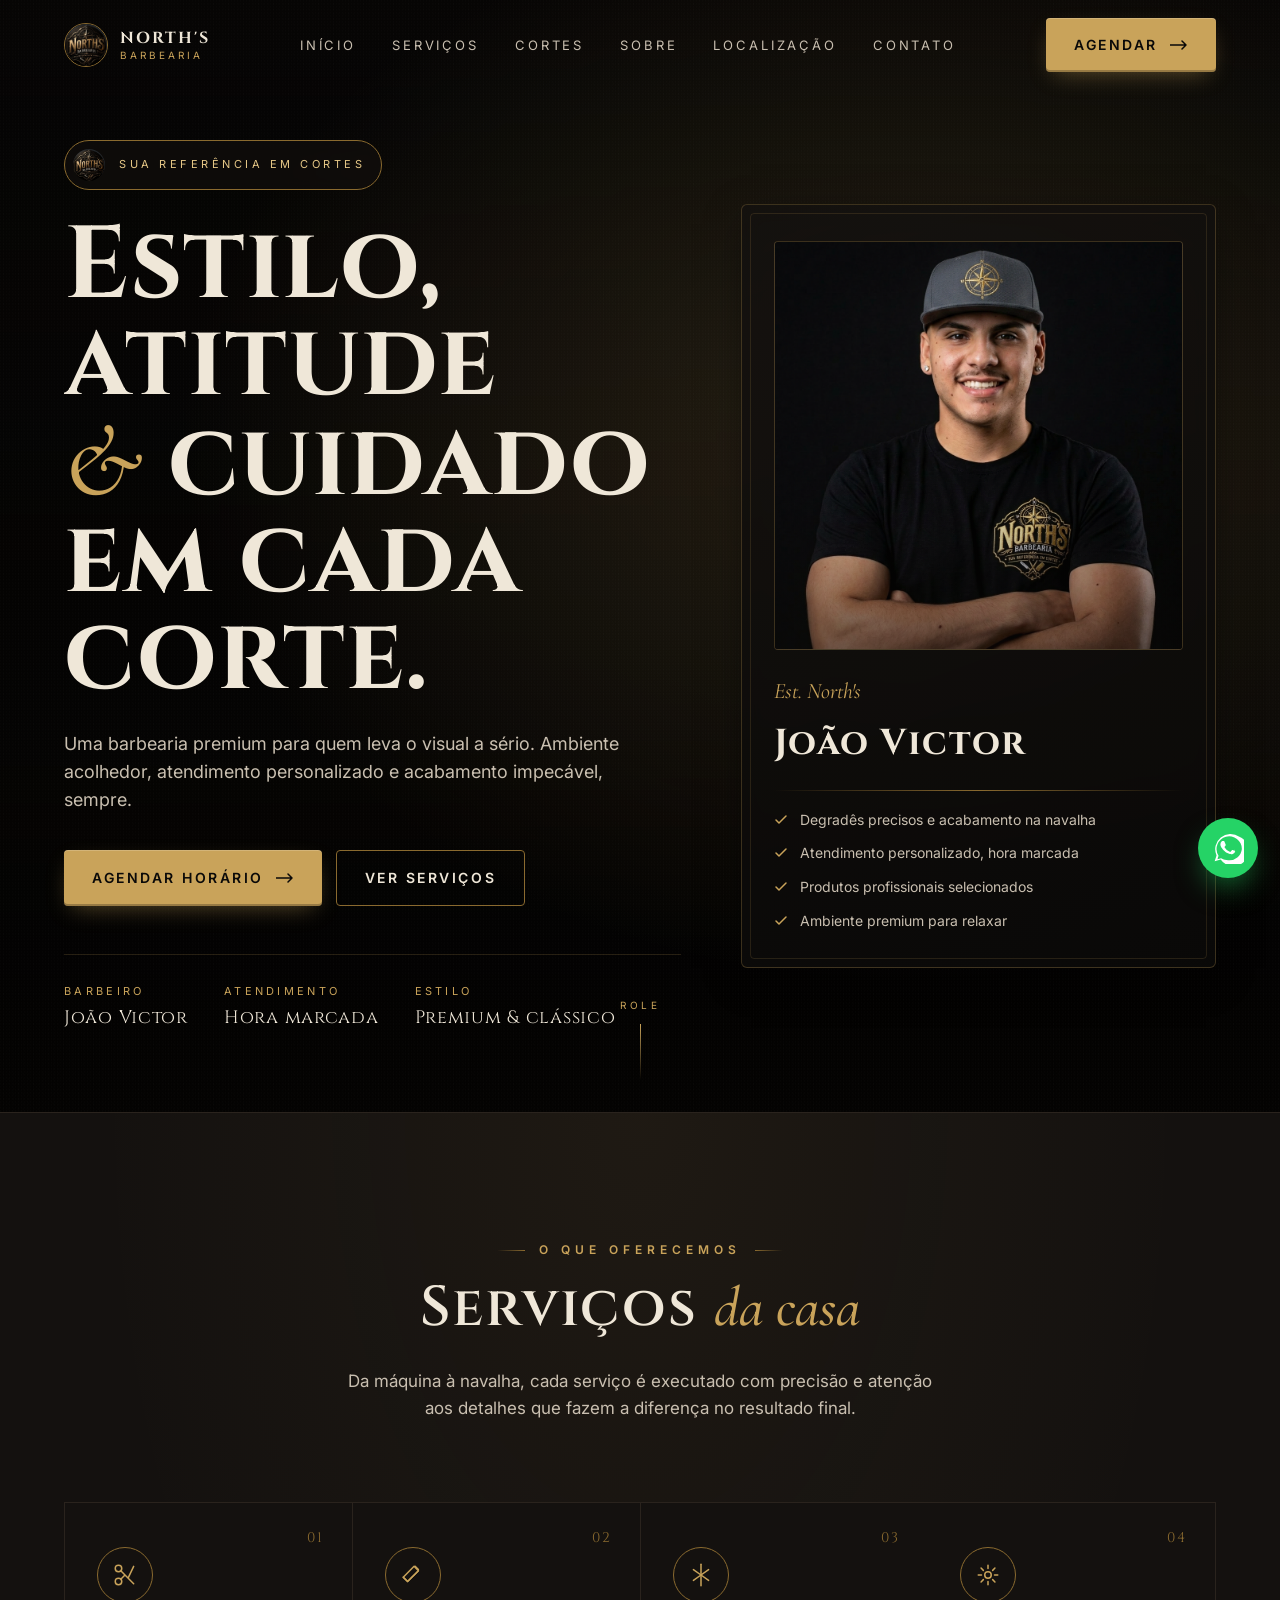
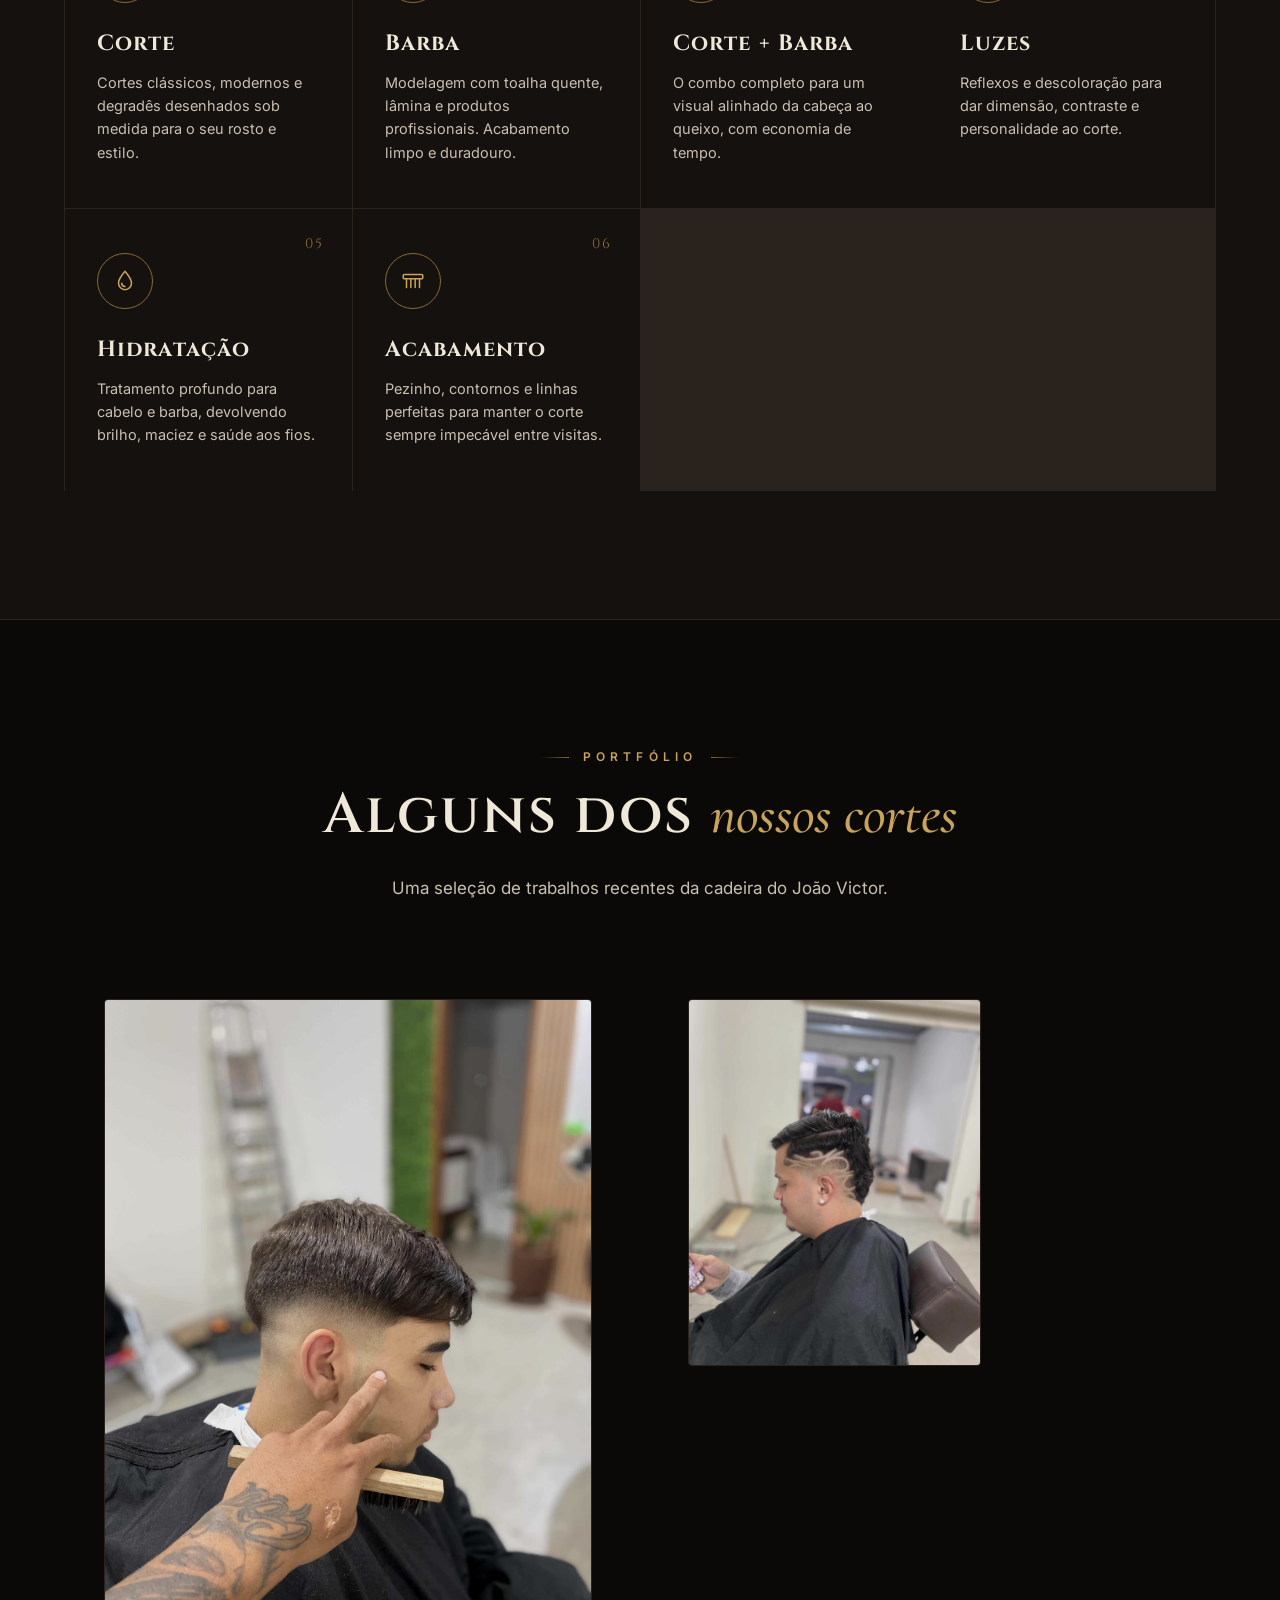
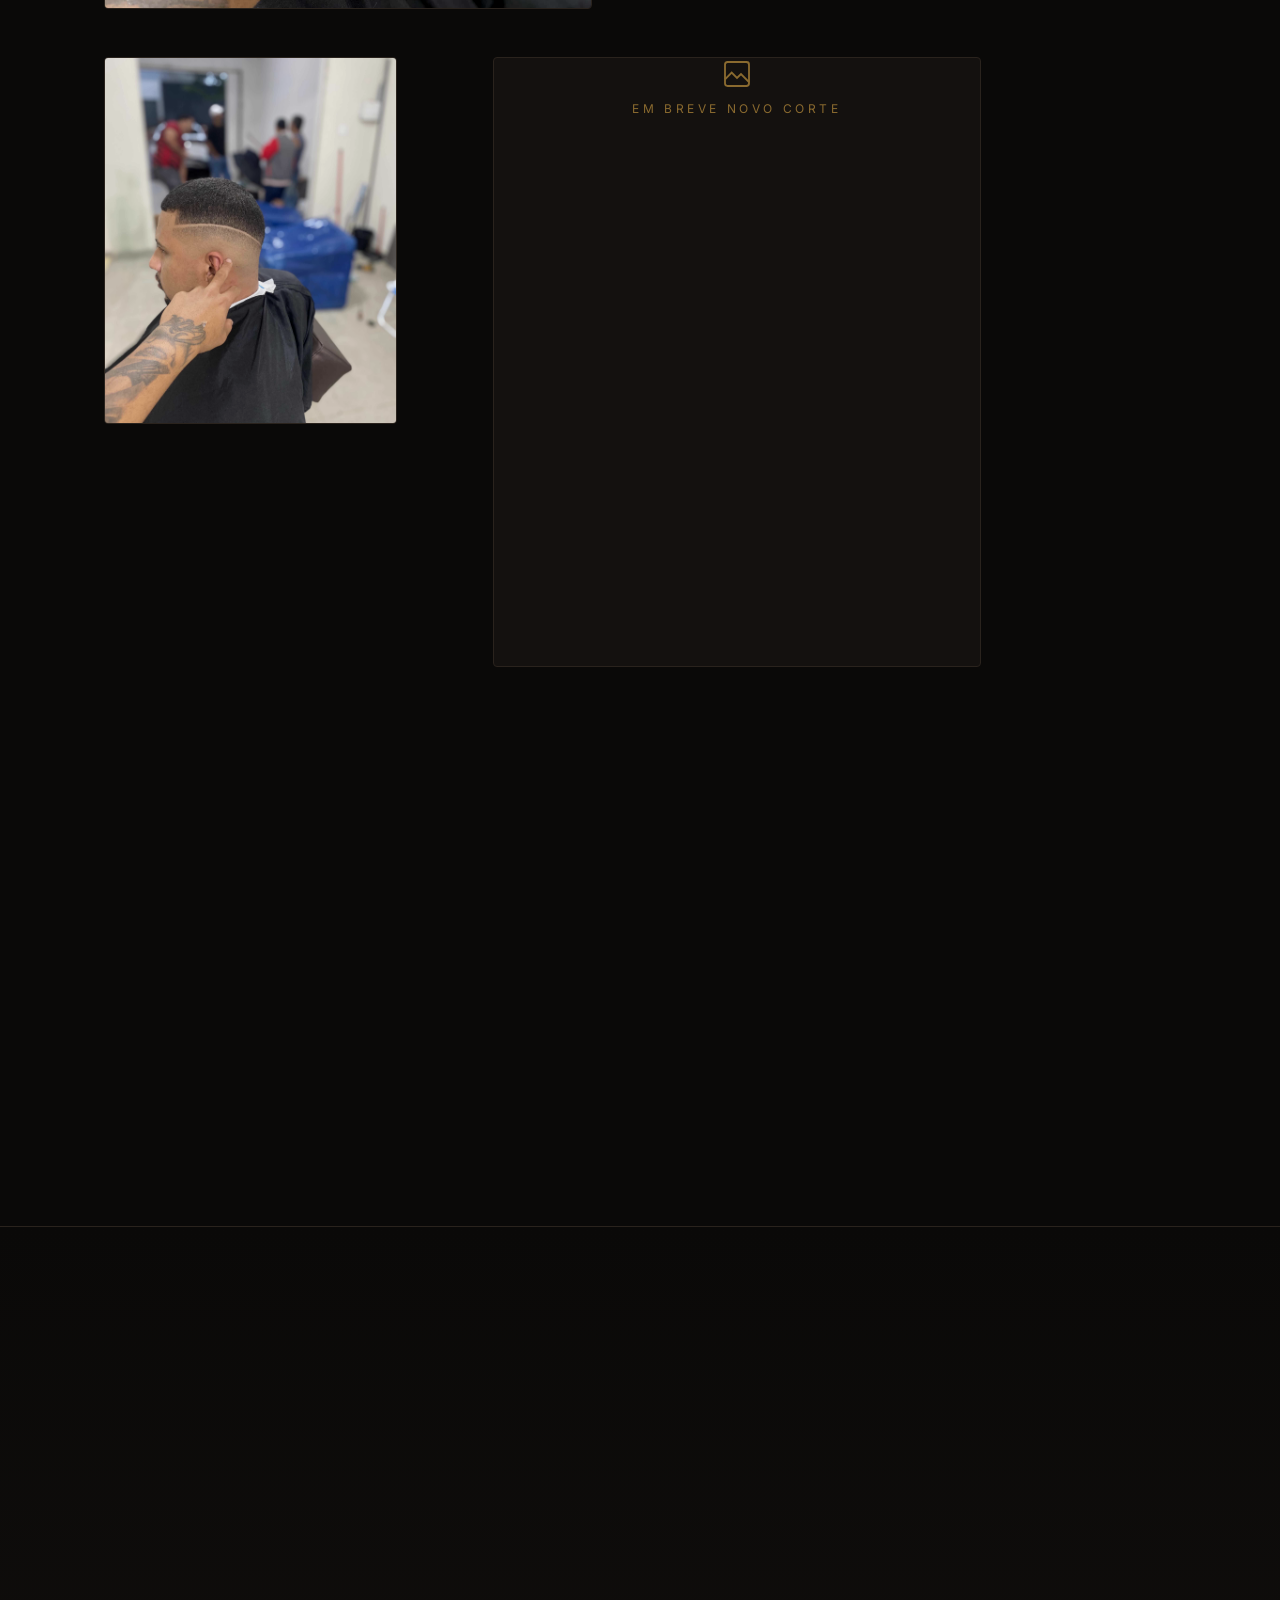
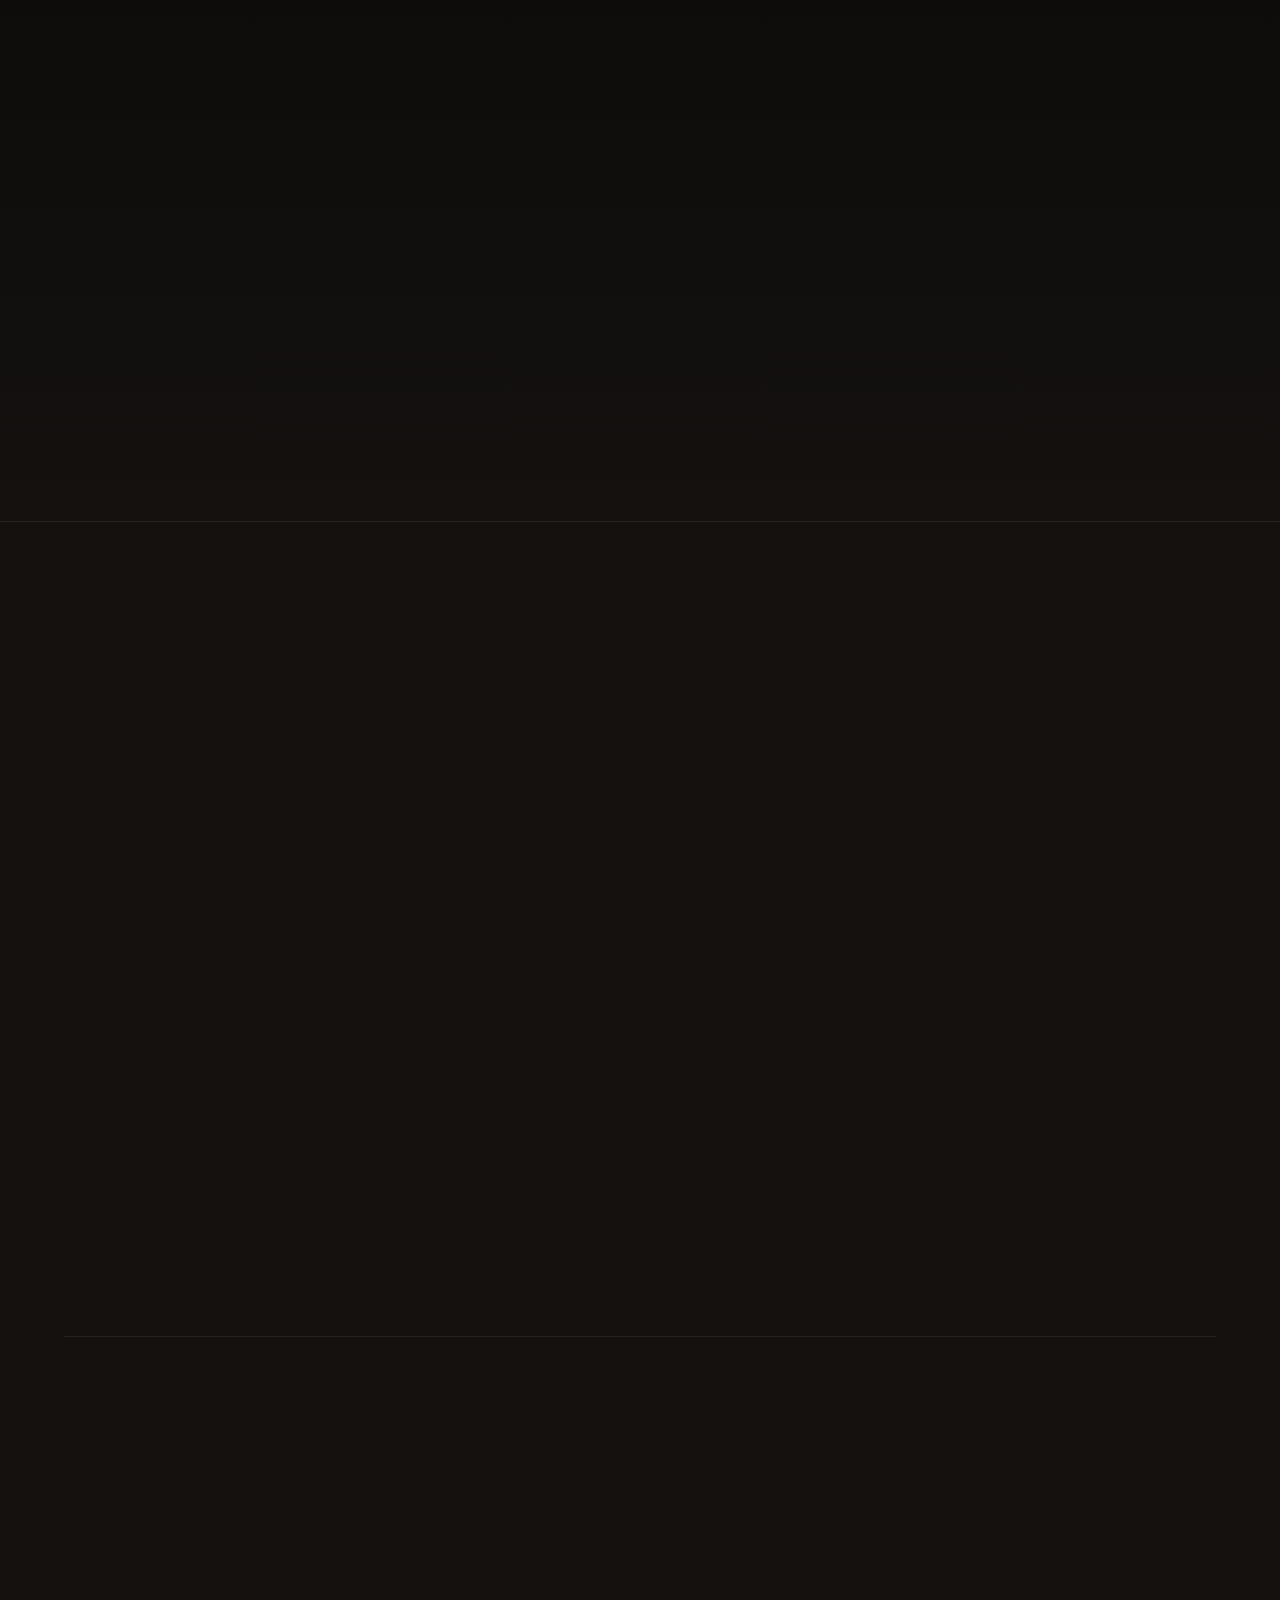
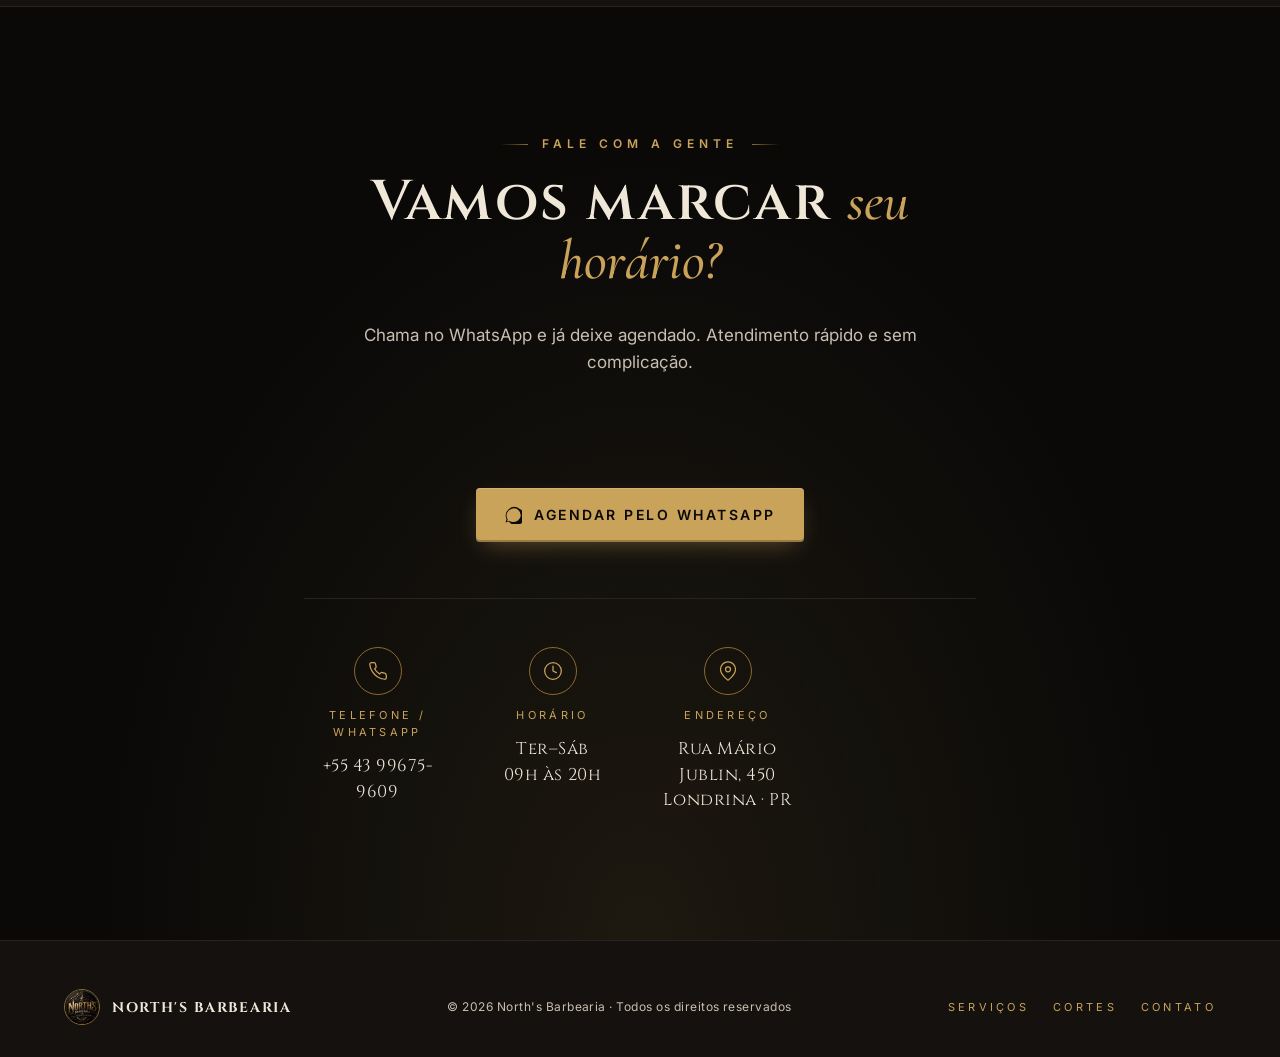
<file: index-print.html>
<!doctype html>
<html lang="pt-BR">
<head>
<meta charset="utf-8" />
<meta name="viewport" content="width=device-width, initial-scale=1" />
<title>North's Barbearia | João Victor — Estilo e cuidado em cada corte</title>
<meta name="description" content="North's Barbearia: cortes masculinos, barba, degradê e acabamentos com João Victor. Sua referência em cortes." />

<link rel="preconnect" href="https://fonts.googleapis.com" />
<link rel="preconnect" href="https://fonts.gstatic.com" crossorigin />
<link href="https://fonts.googleapis.com/css2?family=Cinzel:wght@400;500;600;700&family=Cormorant+Garamond:ital,wght@0,400;0,500;1,400;1,500&family=Inter:wght@300;400;500;600;700&display=swap" rel="stylesheet" />

<link rel="icon" href="assets/logo.png" />
<link rel="stylesheet" href="style.css" />

<style>
  /* Print-friendly overrides */
  @page { size: A4; margin: 14mm; }
  @media print {
    html, body { background: #0a0908 !important; }
    *, *::before, *::after {
      -webkit-print-color-adjust: exact !important;
      print-color-adjust: exact !important;
      animation: none !important;
      transition: none !important;
    }
    .nav, .wa-float, .hero__scroll { display: none !important; }
    .hero { min-height: auto !important; padding: 0 0 24px !important; page-break-after: always; break-after: page; }
    .hero__bg { position: relative !important; height: 240px; transform: none !important; }
    .hero__inner { grid-template-columns: 1fr 1fr !important; gap: 32px !important; padding-top: 24px; }
    section { padding: 28px 0 !important; page-break-inside: avoid; break-inside: avoid; }
    section + section { border-top: 1px solid #2a231d !important; }
    .section-head { margin-bottom: 28px !important; }
    .reveal { opacity: 1 !important; transform: none !important; }
    .services__grid { display: grid !important; grid-template-columns: repeat(3, 1fr) !important; }
    .gallery__grid { grid-template-columns: repeat(3, 1fr) !important; }
    .gallery__item, .gallery__item--wide, .gallery__item--tall { grid-column: span 1 !important; aspect-ratio: 4/5 !important; }
    .gallery__overlay { display: none !important; }
    .gallery__img { filter: none !important; }
    .about__grid { grid-template-columns: 1fr 1.2fr !important; gap: 32px !important; }
    .about__visual { aspect-ratio: 3/4 !important; }
    .about__visual-stamp { animation: none !important; }
    .location__grid { grid-template-columns: 1fr 1fr !important; }
    .location__card { min-height: 260px !important; }
    .location__map { display: none !important; }
    .contact__grid { grid-template-columns: repeat(3, 1fr) !important; gap: 16px !important; }
    .footer { padding: 24px 0 !important; }
    h1, h2, h3, .section-title, .hero__title { page-break-after: avoid; break-after: avoid; }
    img, figure { page-break-inside: avoid; break-inside: avoid; }
    a { color: inherit !important; text-decoration: none !important; }
  }
</style>

<template id="__bundler_thumbnail" data-bg-color="#0a0908">
  <svg viewBox="0 0 1200 800" xmlns="http://www.w3.org/2000/svg">
    <rect width="1200" height="800" fill="#0a0908"/>
    <circle cx="600" cy="400" r="220" fill="none" stroke="#c9a35a" stroke-width="3"/>
    <circle cx="600" cy="400" r="190" fill="none" stroke="#8a6a2f" stroke-width="1"/>
    <text x="600" y="380" text-anchor="middle" font-family="Georgia, serif" font-size="92" font-weight="700" fill="#c9a35a" letter-spacing="4">NORTH'S</text>
    <text x="600" y="430" text-anchor="middle" font-family="Inter, sans-serif" font-size="22" letter-spacing="14" fill="#efe7d8">BARBEARIA</text>
    <line x1="430" y1="460" x2="770" y2="460" stroke="#c9a35a" stroke-width="1"/>
    <text x="600" y="490" text-anchor="middle" font-family="Inter, sans-serif" font-size="14" letter-spacing="6" fill="#8a6a2f">SUA REFERÊNCIA EM CORTES</text>
  </svg>
</template>
</head>
<body>

<!-- ===================== NAVBAR ===================== -->
<header class="nav" role="banner">
  <div class="container nav__inner">
    <a href="#inicio" class="nav__brand" aria-label="North's Barbearia, início">
      <img src="assets/logo.png" alt="Logo North's Barbearia" />
      <div class="nav__brand-text">
        <strong>NORTH'S</strong>
        <span>Barbearia</span>
      </div>
    </a>

    <nav aria-label="Principal">
      <ul class="nav__menu">
        <li><a href="#inicio">Início</a></li>
        <li><a href="#servicos">Serviços</a></li>
        <li><a href="#cortes">Cortes</a></li>
        <li><a href="#sobre">Sobre</a></li>
        <li><a href="#localizacao">Localização</a></li>
        <li><a href="#contato">Contato</a></li>
      </ul>
    </nav>

    <a class="btn nav__cta" data-wa href="#" aria-label="Agendar horário pelo WhatsApp">
      Agendar
      <svg class="btn-arrow" viewBox="0 0 18 10" fill="none" stroke="currentColor" stroke-width="1.5">
        <path d="M0 5h16M12 1l4 4-4 4" stroke-linecap="round" stroke-linejoin="round"/>
      </svg>
    </a>

    <button class="nav__toggle" aria-label="Abrir menu" aria-expanded="false"><span></span></button>
  </div>
</header>

<main>

<!-- ===================== HERO ===================== -->
<section class="hero" id="inicio">
  <!-- TROCAR a imagem de fundo do hero em style.css (.hero__bg) -->
  <div class="hero__bg" aria-hidden="true"></div>
  <div class="hero__grain" aria-hidden="true"></div>

  <div class="container hero__inner">
    <div class="hero__copy">
      <div class="hero__badge reveal">
        <img src="assets/logo.png" alt="" />
        <span>Sua referência em cortes</span>
      </div>

      <h1 class="hero__title">
        <span class="line reveal" data-delay="1"><span>Estilo, atitude</span></span>
        <span class="line reveal" data-delay="2"><span><em>&amp;</em> cuidado</span></span>
        <span class="line reveal" data-delay="3"><span>em cada corte.</span></span>
      </h1>

      <p class="hero__sub reveal" data-delay="4">
        Uma barbearia premium para quem leva o visual a sério. Ambiente acolhedor,
        atendimento personalizado e acabamento impecável, sempre.
      </p>

      <div class="hero__ctas reveal" data-delay="5">
        <a class="btn" data-wa href="#" aria-label="Agendar horário pelo WhatsApp">
          Agendar horário
          <svg class="btn-arrow" viewBox="0 0 18 10" fill="none" stroke="currentColor" stroke-width="1.5">
            <path d="M0 5h16M12 1l4 4-4 4" stroke-linecap="round" stroke-linejoin="round"/>
          </svg>
        </a>
        <a class="btn btn--ghost" href="#servicos">Ver serviços</a>
      </div>

      <div class="hero__meta reveal" data-delay="6">
        <div class="hero__meta-item">
          <span class="k">Barbeiro</span>
          <span class="v">João Victor</span>
        </div>
        <div class="hero__meta-item">
          <span class="k">Atendimento</span>
          <span class="v">Hora marcada</span>
        </div>
        <div class="hero__meta-item">
          <span class="k">Estilo</span>
          <span class="v">Premium &amp; clássico</span>
        </div>
      </div>
    </div>

    <aside class="hero__card reveal" data-delay="3">
      <div class="hero__card-photo">
        <img src="assets/joao-victor.png" alt="João Victor, barbeiro da North's Barbearia" />
      </div>
      <div class="hero__card-mark">Est. North's</div>
      <h2 class="hero__card-name">João Victor</h2>
      <div class="hero__card-rule"></div>
      <ul class="hero__card-list">
        <li>
          <svg viewBox="0 0 14 14" fill="none" stroke="currentColor" stroke-width="1.5"><path d="M2 7l3 3 7-7" stroke-linecap="round" stroke-linejoin="round"/></svg>
          Degradês precisos e acabamento na navalha
        </li>
        <li>
          <svg viewBox="0 0 14 14" fill="none" stroke="currentColor" stroke-width="1.5"><path d="M2 7l3 3 7-7" stroke-linecap="round" stroke-linejoin="round"/></svg>
          Atendimento personalizado, hora marcada
        </li>
        <li>
          <svg viewBox="0 0 14 14" fill="none" stroke="currentColor" stroke-width="1.5"><path d="M2 7l3 3 7-7" stroke-linecap="round" stroke-linejoin="round"/></svg>
          Produtos profissionais selecionados
        </li>
        <li>
          <svg viewBox="0 0 14 14" fill="none" stroke="currentColor" stroke-width="1.5"><path d="M2 7l3 3 7-7" stroke-linecap="round" stroke-linejoin="round"/></svg>
          Ambiente premium para relaxar
        </li>
      </ul>
    </aside>
  </div>

  <div class="hero__scroll" aria-hidden="true">
    <span>Role</span>
    <div class="hero__scroll-line"></div>
  </div>
</section>

<!-- ===================== SERVIÇOS ===================== -->
<section class="services" id="servicos">
  <div class="container">
    <div class="section-head reveal">
      <span class="eyebrow">O que oferecemos</span>
      <h2 class="section-title">Serviços <em>da casa</em></h2>
      <p class="section-lede">
        Da máquina à navalha, cada serviço é executado com precisão e atenção aos detalhes
        que fazem a diferença no resultado final.
      </p>
    </div>

    <div class="services__grid">
      <!-- 1 -->
      <article class="service reveal" data-delay="1">
        <span class="service__num">01</span>
        <div class="service__icon">
          <!-- tesoura -->
          <svg viewBox="0 0 24 24" fill="none" stroke="currentColor" stroke-width="1.4" stroke-linecap="round" stroke-linejoin="round">
            <circle cx="6" cy="6" r="3"/><circle cx="6" cy="18" r="3"/>
            <path d="M8.12 8.12L20 20M14.83 14.83L20 4M8.12 15.88L11.5 12.5"/>
          </svg>
        </div>
        <h3 class="service__name">Corte</h3>
        <p class="service__desc">Cortes clássicos, modernos e degradês desenhados sob medida para o seu rosto e estilo.</p>
      </article>

      <!-- 2 -->
      <article class="service reveal" data-delay="2">
        <span class="service__num">02</span>
        <div class="service__icon">
          <!-- navalha -->
          <svg viewBox="0 0 24 24" fill="none" stroke="currentColor" stroke-width="1.4" stroke-linecap="round" stroke-linejoin="round">
            <path d="M3 14l10-10 4 4-10 10z"/><path d="M3 14l4 4 10-10"/><path d="M14 4l3 3"/>
          </svg>
        </div>
        <h3 class="service__name">Barba</h3>
        <p class="service__desc">Modelagem com toalha quente, lâmina e produtos profissionais. Acabamento limpo e duradouro.</p>
      </article>

      <!-- 3 -->
      <article class="service reveal" data-delay="3">
        <span class="service__num">03</span>
        <div class="service__icon">
          <!-- combo -->
          <svg viewBox="0 0 24 24" fill="none" stroke="currentColor" stroke-width="1.4" stroke-linecap="round" stroke-linejoin="round">
            <path d="M12 2v20"/><path d="M5 7l7 5 7-5"/><path d="M5 17l7-5 7 5"/>
          </svg>
        </div>
        <h3 class="service__name">Corte + Barba</h3>
        <p class="service__desc">O combo completo para um visual alinhado da cabeça ao queixo, com economia de tempo.</p>
      </article>

      <!-- 4 -->
      <article class="service reveal" data-delay="4">
        <span class="service__num">04</span>
        <div class="service__icon">
          <!-- luzes -->
          <svg viewBox="0 0 24 24" fill="none" stroke="currentColor" stroke-width="1.4" stroke-linecap="round" stroke-linejoin="round">
            <path d="M12 3v3M5.6 5.6l2.1 2.1M3 12h3M5.6 18.4l2.1-2.1M12 21v-3M18.4 18.4l-2.1-2.1M21 12h-3M18.4 5.6l-2.1 2.1"/>
            <circle cx="12" cy="12" r="3"/>
          </svg>
        </div>
        <h3 class="service__name">Luzes</h3>
        <p class="service__desc">Reflexos e descoloração para dar dimensão, contraste e personalidade ao corte.</p>
      </article>

      <!-- 5 -->
      <article class="service reveal" data-delay="1">
        <span class="service__num">05</span>
        <div class="service__icon">
          <!-- gota / hidratação -->
          <svg viewBox="0 0 24 24" fill="none" stroke="currentColor" stroke-width="1.4" stroke-linecap="round" stroke-linejoin="round">
            <path d="M12 3s6 7 6 11a6 6 0 11-12 0c0-4 6-11 6-11z"/>
            <path d="M9 14a3 3 0 003 3"/>
          </svg>
        </div>
        <h3 class="service__name">Hidratação</h3>
        <p class="service__desc">Tratamento profundo para cabelo e barba, devolvendo brilho, maciez e saúde aos fios.</p>
      </article>

      <!-- 6 -->
      <article class="service reveal" data-delay="2">
        <span class="service__num">06</span>
        <div class="service__icon">
          <!-- pente / acabamento -->
          <svg viewBox="0 0 24 24" fill="none" stroke="currentColor" stroke-width="1.4" stroke-linecap="round" stroke-linejoin="round">
            <rect x="3" y="6" width="18" height="4" rx="1"/>
            <path d="M6 10v8M10 10v8M14 10v8M18 10v8"/>
          </svg>
        </div>
        <h3 class="service__name">Acabamento</h3>
        <p class="service__desc">Pezinho, contornos e linhas perfeitas para manter o corte sempre impecável entre visitas.</p>
      </article>
    </div>
  </div>
</section>

<!-- ===================== CORTES / GALERIA ===================== -->
<section class="gallery" id="cortes">
  <div class="container">
    <div class="section-head reveal">
      <span class="eyebrow">Portfólio</span>
      <h2 class="section-title">Alguns dos <em>nossos cortes</em></h2>
      <p class="section-lede">
        Uma seleção de trabalhos recentes da cadeira do João Victor.
      </p>
    </div>

    <!-- Para adicionar mais cortes, duplique um <figure class="gallery__item">
         e troque o src da imagem + o nome no caption -->
    <div class="gallery__grid">

      <figure class="gallery__item gallery__item--wide reveal" data-delay="1">
        <img class="gallery__img" src="assets/corte-1.jpg" alt="Corte degradê textura natural por João Victor" loading="lazy" />
        <figcaption class="gallery__overlay">
          <div class="gallery__caption">Mid Fade Texturizado</div>
          <div class="gallery__sub">North's · João Victor</div>
        </figcaption>
      </figure>

      <figure class="gallery__item reveal" data-delay="2">
        <img class="gallery__img" src="assets/corte-2.jpg" alt="Corte social com risco e desenho lateral" loading="lazy" />
        <figcaption class="gallery__overlay">
          <div class="gallery__caption">Social com Desenho</div>
          <div class="gallery__sub">North's · João Victor</div>
        </figcaption>
      </figure>

      <figure class="gallery__item reveal" data-delay="1">
        <img class="gallery__img" src="assets/corte-3.jpg" alt="Corte degradê navalhado com risco lateral" loading="lazy" />
        <figcaption class="gallery__overlay">
          <div class="gallery__caption">Navalhado com Risco</div>
          <div class="gallery__sub">North's · João Victor</div>
        </figcaption>
      </figure>

      <figure class="gallery__item gallery__item--wide reveal" data-delay="2">
        <div class="gallery__placeholder-text">
          <svg viewBox="0 0 24 24" fill="none" stroke="currentColor" stroke-width="1.4">
            <rect x="3" y="3" width="18" height="18" rx="2"/>
            <path d="M3 16l5-5 4 4 3-3 6 6"/>
          </svg>
          Em breve novo corte
        </div>
        <div class="gallery__overlay" style="display:none"></div>
      </figure>

      <figure class="gallery__item reveal" data-delay="3">
        <div class="gallery__placeholder-text">
          <svg viewBox="0 0 24 24" fill="none" stroke="currentColor" stroke-width="1.4">
            <rect x="3" y="3" width="18" height="18" rx="2"/>
            <path d="M3 16l5-5 4 4 3-3 6 6"/>
          </svg>
          Adicione seu corte
        </div>
      </figure>
    </div>
  </div>
</section>

<!-- ===================== SOBRE ===================== -->
<section class="about" id="sobre">
  <div class="container about__grid">
    <div class="about__visual reveal">
      <div class="about__visual-inner"></div>
      <div class="about__visual-stamp" aria-hidden="true">
        <strong>EST.</strong>
        <span>North's</span>
      </div>
    </div>

    <div class="about__content">
      <div class="section-head reveal">
        <span class="eyebrow">Sobre nós</span>
        <h2 class="section-title">Sobre a <em>North's Barbearia</em></h2>
      </div>

      <p class="about__text reveal" data-delay="1">
        A <strong>North's Barbearia</strong> nasceu da paixão por unir tradição e estilo
        contemporâneo. Comandada por <strong>João Victor</strong>, é um espaço pensado
        para quem busca mais do que um corte: uma experiência completa de cuidado pessoal.
      </p>
      <p class="about__text reveal" data-delay="2">
        Aqui, cada cliente é atendido de forma personalizada, num ambiente acolhedor
        onde dá pra <strong>relaxar, conversar e sair com o visual em dia</strong>.
        Atenção aos detalhes, técnica apurada e produtos de qualidade. Esse é o nosso compromisso.
      </p>

      <ul class="about__features">
        <li class="reveal" data-delay="1">
          <svg viewBox="0 0 18 18" fill="none" stroke="currentColor" stroke-width="1.5"><path d="M3 9l4 4 8-8" stroke-linecap="round" stroke-linejoin="round"/></svg>
          Ambiente premium e acolhedor
        </li>
        <li class="reveal" data-delay="2">
          <svg viewBox="0 0 18 18" fill="none" stroke="currentColor" stroke-width="1.5"><path d="M3 9l4 4 8-8" stroke-linecap="round" stroke-linejoin="round"/></svg>
          Atendimento exclusivo, hora marcada
        </li>
        <li class="reveal" data-delay="3">
          <svg viewBox="0 0 18 18" fill="none" stroke="currentColor" stroke-width="1.5"><path d="M3 9l4 4 8-8" stroke-linecap="round" stroke-linejoin="round"/></svg>
          Produtos profissionais selecionados
        </li>
        <li class="reveal" data-delay="4">
          <svg viewBox="0 0 18 18" fill="none" stroke="currentColor" stroke-width="1.5"><path d="M3 9l4 4 8-8" stroke-linecap="round" stroke-linejoin="round"/></svg>
          Atenção obsessiva aos detalhes
        </li>
      </ul>
    </div>
  </div>
</section>

<!-- ===================== LOCALIZAÇÃO ===================== -->
<section class="location" id="localizacao">
  <div class="container">
    <div class="section-head reveal">
      <span class="eyebrow">Visite-nos</span>
      <h2 class="section-title">Onde <em>estamos</em></h2>
      <p class="section-lede">Passa pra dar um alô, marcar um horário e curtir o ambiente.</p>
    </div>

    <div class="location__grid">
      <!-- TROCAR src do iframe pelo Google Maps real da barbearia -->
      <div class="location__card reveal">
        <iframe
          class="location__map"
          title="Mapa, North's Barbearia"
          src="https://www.google.com/maps?q=Rua+M%C3%A1rio+Jublin+450&output=embed"
          loading="lazy"
          referrerpolicy="no-referrer-when-downgrade">
        </iframe>
      </div>

      <!-- TROCAR background-image em .location__photo (style.css) pela foto real da fachada -->
      <div class="location__card location__photo reveal" data-delay="1" aria-label="Fachada da North's Barbearia">
        <div class="location__photo-overlay">
          <div>
            <h4>North's Barbearia</h4>
            <span>Fachada</span>
          </div>
        </div>
      </div>
    </div>

    <div class="location__info">
      <div class="location__info-item reveal" data-delay="1">
        <div class="k">Endereço</div>
        <div class="v">
          Rua Mário Jublin, 450
          <small>Londrina · PR</small>
        </div>
        <a href="https://maps.app.goo.gl/SLi3QqJZmXdUoq9s5" target="_blank" rel="noopener">
          Abrir no Google Maps
          <svg width="12" height="12" viewBox="0 0 12 12" fill="none" stroke="currentColor" stroke-width="1.5"><path d="M3 9l6-6M5 3h4v4" stroke-linecap="round" stroke-linejoin="round"/></svg>
        </a>
      </div>
      <div class="location__info-item reveal" data-delay="2">
        <div class="k">Funcionamento</div>
        <div class="v">
          Ter–Sáb · 09h às 20h
          <small>Domingo e segunda · fechado</small>
        </div>
      </div>
      <div class="location__info-item reveal" data-delay="3">
        <div class="k">WhatsApp</div>
        <div class="v">+55 43 99675-9609</div>
        <a data-wa href="#">
          Agendar agora
          <svg width="12" height="12" viewBox="0 0 12 12" fill="none" stroke="currentColor" stroke-width="1.5"><path d="M3 9l6-6M5 3h4v4" stroke-linecap="round" stroke-linejoin="round"/></svg>
        </a>
      </div>
    </div>
  </div>
</section>

<!-- ===================== CONTATO ===================== -->
<section class="contact" id="contato">
  <div class="container contact__inner">
    <div class="section-head reveal" style="align-items:center">
      <span class="eyebrow">Fale com a gente</span>
      <h2 class="section-title">Vamos marcar <em>seu horário?</em></h2>
      <p class="section-lede" style="text-align:center">
        Chama no WhatsApp e já deixe agendado. Atendimento rápido e sem complicação.
      </p>
    </div>

    <a class="btn contact__cta reveal" data-wa href="#" data-delay="1">
      <svg width="18" height="18" viewBox="0 0 24 24" fill="currentColor">
        <path d="M20.5 3.5A11.5 11.5 0 003.4 17.6L2 22l4.5-1.4A11.5 11.5 0 1020.5 3.5zm-8.4 17.7c-1.7 0-3.4-.5-4.9-1.3l-.4-.2-2.7.8.8-2.6-.2-.4a9.5 9.5 0 1117.7-4.8 9.5 9.5 0 01-10.3 8.5z"/>
      </svg>
      Agendar pelo WhatsApp
    </a>

    <div class="contact__grid">
      <div class="contact__item reveal" data-delay="1">
        <div class="contact__item-icon">
          <svg viewBox="0 0 24 24" fill="none" stroke="currentColor" stroke-width="1.5" stroke-linecap="round" stroke-linejoin="round"><path d="M22 16.9v3a2 2 0 01-2.2 2 19.8 19.8 0 01-8.6-3.1 19.5 19.5 0 01-6-6 19.8 19.8 0 01-3.1-8.7A2 2 0 014.1 2h3a2 2 0 012 1.7c.1.9.3 1.7.6 2.5a2 2 0 01-.5 2.1L8 9.6a16 16 0 006 6l1.3-1.3a2 2 0 012.1-.4c.8.3 1.6.5 2.5.6a2 2 0 011.7 2z"/></svg>
        </div>
        <span class="k">Telefone / WhatsApp</span>
        <a class="v" data-wa href="#">+55 43 99675-9609</a>
      </div>

      <div class="contact__item reveal" data-delay="2">
        <div class="contact__item-icon">
          <svg viewBox="0 0 24 24" fill="none" stroke="currentColor" stroke-width="1.5" stroke-linecap="round" stroke-linejoin="round"><circle cx="12" cy="12" r="10"/><path d="M12 6v6l4 2"/></svg>
        </div>
        <span class="k">Horário</span>
        <span class="v">Ter–Sáb<br/>09h às 20h</span>
      </div>

      <div class="contact__item reveal" data-delay="3">
        <div class="contact__item-icon">
          <svg viewBox="0 0 24 24" fill="none" stroke="currentColor" stroke-width="1.5" stroke-linecap="round" stroke-linejoin="round"><path d="M21 10c0 7-9 13-9 13S3 17 3 10a9 9 0 1118 0z"/><circle cx="12" cy="10" r="3"/></svg>
        </div>
        <span class="k">Endereço</span>
        <span class="v">Rua Mário Jublin, 450<br/>Londrina · PR</span>
      </div>
    </div>
  </div>
</section>

</main>

<!-- ===================== FOOTER ===================== -->
<footer class="footer">
  <div class="container footer__inner">
    <div class="footer__brand">
      <img src="assets/logo.png" alt="" />
      <strong>NORTH'S BARBEARIA</strong>
    </div>
    <div class="footer__copy">© <span data-year>2026</span> North's Barbearia · Todos os direitos reservados</div>
    <div class="footer__links">
      <a href="#servicos">Serviços</a>
      <a href="#cortes">Cortes</a>
      <a href="#contato">Contato</a>
    </div>
  </div>
</footer>

<!-- ===================== WHATSAPP FLUTUANTE ===================== -->
<a class="wa-float" data-wa href="#" aria-label="Abrir conversa no WhatsApp">
  <span class="wa-float__label">Fale conosco</span>
  <svg viewBox="0 0 24 24" fill="currentColor" aria-hidden="true">
    <path d="M20.5 3.5A11.5 11.5 0 003.4 17.6L2 22l4.5-1.4A11.5 11.5 0 1020.5 3.5zm-8.4 17.7c-1.7 0-3.4-.5-4.9-1.3l-.4-.2-2.7.8.8-2.6-.2-.4a9.5 9.5 0 1117.7-4.8 9.5 9.5 0 01-10.3 8.5z"/>
    <path d="M17.5 14.4c-.3-.1-1.7-.8-1.9-.9-.3-.1-.5-.1-.7.1l-1 1.2c-.2.2-.3.2-.6.1a7.7 7.7 0 01-3.8-3.3c-.3-.5.3-.5.8-1.6.1-.2 0-.3 0-.5l-1-2.3c-.2-.6-.5-.5-.7-.5h-.6c-.2 0-.5.1-.8.4a3 3 0 00-.9 2.2c0 1.3.9 2.5 1.1 2.7.1.2 1.9 2.9 4.6 4 1.6.7 2.3.8 3.1.6.5-.1 1.7-.7 2-1.4.2-.6.2-1.2.1-1.4-.1-.1-.3-.2-.7-.4z"/>
  </svg>
</a>

<script src="script.js"></script>
</body>
</html>
</file>
<file: style.css>
/* =========================================================
   North's Barbearia — Stylesheet
   Paleta: dourado envelhecido + preto profundo + creme/marfim
   ========================================================= */

/* ---------- Tokens ---------- */
:root{
  --c-ink:        #0a0908;          /* preto carvão */
  --c-ink-2:      #14110f;          /* preto fumaça */
  --c-ink-3:      #1d1916;          /* couro escuro */
  --c-line:       #2a231d;          /* divisor sutil */
  --c-gold:       #c9a35a;          /* dourado principal */
  --c-gold-2:     #e6c887;          /* dourado claro / brilho */
  --c-gold-deep:  #8a6a2f;          /* dourado profundo */
  --c-cream:      #efe7d8;          /* texto sobre escuro */
  --c-cream-2:    #c9bfb0;          /* texto secundário */
  --c-bone:       #f6f1e6;          /* fundo claro */
  --c-wa:         #25d366;
  --c-wa-deep:    #128c7e;

  --f-display: "Cinzel", "Playfair Display", Georgia, serif;
  --f-script:  "Cormorant Garamond", Georgia, serif;
  --f-body:    "Inter", system-ui, -apple-system, "Segoe UI", Roboto, sans-serif;

  --container: 1200px;
  --radius: 4px;

  --shadow-soft: 0 10px 40px -10px rgba(0,0,0,.55);
  --shadow-gold: 0 8px 24px -8px rgba(201,163,90,.45);
}

/* ---------- Reset ---------- */
*,
*::before,
*::after{ box-sizing: border-box; }

html{ scroll-behavior: smooth; }

body{
  margin: 0;
  font-family: var(--f-body);
  background: var(--c-ink);
  color: var(--c-cream);
  -webkit-font-smoothing: antialiased;
  text-rendering: optimizeLegibility;
  line-height: 1.55;
}

img{ display: block; max-width: 100%; height: auto; }
a{ color: inherit; text-decoration: none; }
button{ font: inherit; cursor: pointer; border: 0; background: none; color: inherit; }

/* ---------- Typography ---------- */
.eyebrow{
  font-family: var(--f-body);
  font-size: 12px;
  letter-spacing: .42em;
  text-transform: uppercase;
  color: var(--c-gold);
  font-weight: 600;
  display: inline-flex;
  align-items: center;
  gap: 14px;
}
.eyebrow::before,
.eyebrow::after{
  content: "";
  width: 28px;
  height: 1px;
  background: linear-gradient(90deg, transparent, var(--c-gold-deep));
}
.eyebrow::after{ background: linear-gradient(90deg, var(--c-gold-deep), transparent); }

.section-title{
  font-family: var(--f-display);
  font-weight: 600;
  letter-spacing: .04em;
  font-size: clamp(34px, 5vw, 56px);
  line-height: 1.05;
  margin: 18px 0 14px;
  color: var(--c-cream);
}
.section-title em{
  font-family: var(--f-script);
  font-style: italic;
  font-weight: 500;
  color: var(--c-gold);
  letter-spacing: 0;
}
.section-lede{
  max-width: 56ch;
  color: var(--c-cream-2);
  font-size: 17px;
}

/* ---------- Layout ---------- */
.container{
  width: 100%;
  max-width: var(--container);
  margin-inline: auto;
  padding-inline: 24px;
}

section{ padding: clamp(80px, 10vw, 140px) 0; position: relative; }
section + section{ border-top: 1px solid var(--c-line); }

.section-head{
  text-align: center;
  display: flex;
  flex-direction: column;
  align-items: center;
  margin-bottom: 64px;
}

/* ---------- Buttons ---------- */
.btn{
  --bg: var(--c-gold);
  --fg: var(--c-ink);
  display: inline-flex;
  align-items: center;
  gap: 12px;
  padding: 16px 28px;
  background: var(--bg);
  color: var(--fg);
  font-family: var(--f-body);
  font-weight: 600;
  font-size: 14px;
  letter-spacing: .18em;
  text-transform: uppercase;
  border-radius: var(--radius);
  position: relative;
  overflow: hidden;
  transition: transform .35s cubic-bezier(.2,.7,.2,1),
              box-shadow .35s ease,
              background .35s ease;
  box-shadow: 0 1px 0 rgba(255,255,255,.18) inset,
              0 -2px 0 rgba(0,0,0,.25) inset,
              var(--shadow-gold);
}
.btn::after{
  content: "";
  position: absolute;
  inset: 0;
  background: linear-gradient(120deg, transparent 30%, rgba(255,255,255,.45) 50%, transparent 70%);
  transform: translateX(-110%);
  transition: transform .8s ease;
}
.btn:hover{
  transform: translateY(-2px) scale(1.02);
  box-shadow: 0 14px 30px -8px rgba(201,163,90,.55);
}
.btn:hover::after{ transform: translateX(110%); }

.btn--ghost{
  --bg: transparent;
  --fg: var(--c-cream);
  border: 1px solid var(--c-gold-deep);
  box-shadow: none;
}
.btn--ghost:hover{
  background: rgba(201,163,90,.08);
  border-color: var(--c-gold);
}

.btn-arrow{
  width: 18px; height: 10px;
  transition: transform .3s ease;
}
.btn:hover .btn-arrow{ transform: translateX(4px); }

/* =========================================================
   NAVBAR
   ========================================================= */
.nav{
  position: fixed;
  inset: 0 0 auto 0;
  z-index: 50;
  padding: 18px 0;
  transition: background .35s ease, padding .35s ease, backdrop-filter .35s ease, border-color .35s ease;
  border-bottom: 1px solid transparent;
}
.nav.is-scrolled{
  background: rgba(10,9,8,.78);
  backdrop-filter: blur(14px) saturate(140%);
  -webkit-backdrop-filter: blur(14px) saturate(140%);
  padding: 12px 0;
  border-bottom-color: var(--c-line);
}
.nav__inner{
  display: flex;
  align-items: center;
  justify-content: space-between;
  gap: 24px;
}
.nav__brand{
  display: flex;
  align-items: center;
  gap: 12px;
}
.nav__brand img{
  width: 44px; height: 44px;
  border-radius: 50%;
  border: 1px solid var(--c-gold-deep);
}
.nav__brand-text{
  display: flex;
  flex-direction: column;
  line-height: 1;
}
.nav__brand-text strong{
  font-family: var(--f-display);
  font-size: 16px;
  letter-spacing: .12em;
  color: var(--c-cream);
}
.nav__brand-text span{
  font-size: 10px;
  letter-spacing: .3em;
  color: var(--c-gold);
  margin-top: 4px;
  text-transform: uppercase;
}
.nav__menu{
  display: flex;
  gap: 36px;
  list-style: none;
  margin: 0;
  padding: 0;
}
.nav__menu a{
  font-size: 13px;
  letter-spacing: .22em;
  text-transform: uppercase;
  color: var(--c-cream-2);
  position: relative;
  padding: 8px 0;
  transition: color .25s ease;
}
.nav__menu a::after{
  content: "";
  position: absolute;
  left: 0; bottom: 0;
  width: 0; height: 1px;
  background: var(--c-gold);
  transition: width .35s ease;
}
.nav__menu a:hover{ color: var(--c-cream); }
.nav__menu a:hover::after{ width: 100%; }

.nav__cta{ display: inline-flex; }

.nav__toggle{
  display: none;
  width: 44px; height: 44px;
  align-items: center;
  justify-content: center;
  border: 1px solid var(--c-line);
  border-radius: var(--radius);
}
.nav__toggle span{
  display: block;
  width: 22px; height: 1.5px;
  background: var(--c-cream);
  position: relative;
}
.nav__toggle span::before,
.nav__toggle span::after{
  content: ""; position: absolute; left: 0;
  width: 22px; height: 1.5px; background: var(--c-cream);
  transition: transform .3s ease, top .3s ease;
}
.nav__toggle span::before{ top: -7px; }
.nav__toggle span::after { top:  7px; }
.nav.is-open .nav__toggle span{ background: transparent; }
.nav.is-open .nav__toggle span::before{ top: 0; transform: rotate(45deg); }
.nav.is-open .nav__toggle span::after{  top: 0; transform: rotate(-45deg); }

@media (max-width: 1100px){
  .nav__menu, .nav__cta{ display: none; }
  .nav__toggle{ display: inline-flex; }

  .nav.is-open{
    background: rgba(10,9,8,.96);
    backdrop-filter: blur(14px);
  }
  .nav.is-open .nav__menu{
    display: flex;
    position: absolute;
    top: 100%; left: 0; right: 0;
    flex-direction: column;
    gap: 0;
    padding: 16px 0;
    background: var(--c-ink-2);
    border-top: 1px solid var(--c-line);
    border-bottom: 1px solid var(--c-line);
  }
  .nav.is-open .nav__menu a{
    padding: 16px 24px;
    border-bottom: 1px solid rgba(201,163,90,.08);
  }
  .nav.is-open .nav__cta{
    display: inline-flex;
    margin: 16px 24px;
  }
}

/* =========================================================
   HERO
   ========================================================= */
.hero{
  position: relative;
  min-height: 100vh;
  display: flex;
  align-items: center;
  padding: 140px 0 80px;
  overflow: hidden;
  border-top: 0;
}
/* TROCAR a imagem do background do hero aqui se necessário */
.hero__bg{
  position: absolute; inset: 0;
  background:
    radial-gradient(ellipse at 70% 40%, rgba(201,163,90,.18), transparent 55%),
    linear-gradient(180deg, rgba(10,9,8,.55) 0%, rgba(10,9,8,.85) 60%, var(--c-ink) 100%),
    url("https://images.unsplash.com/photo-1503951914875-452162b0f3f1?auto=format&fit=crop&w=2000&q=80") center/cover no-repeat;
  filter: saturate(.85) contrast(1.05);
  transform: scale(1.05);
  will-change: transform;
}
.hero__grain{
  position: absolute; inset: 0;
  background-image:
    radial-gradient(circle at 20% 30%, rgba(255,255,255,.04) 0, transparent 1px),
    radial-gradient(circle at 70% 80%, rgba(255,255,255,.03) 0, transparent 1px);
  background-size: 3px 3px, 5px 5px;
  opacity: .8;
  pointer-events: none;
}

.hero__inner{
  position: relative;
  display: grid;
  grid-template-columns: 1.3fr 1fr;
  gap: 60px;
  align-items: center;
}

.hero__badge{
  display: inline-flex;
  align-items: center;
  gap: 14px;
  padding: 8px 16px 8px 8px;
  border: 1px solid var(--c-gold-deep);
  border-radius: 999px;
  background: rgba(20,17,15,.55);
  backdrop-filter: blur(8px);
  margin-bottom: 28px;
}
.hero__badge img{
  width: 32px; height: 32px;
  border-radius: 50%;
}
.hero__badge span{
  font-size: 11px;
  letter-spacing: .32em;
  text-transform: uppercase;
  color: var(--c-gold-2);
}

.hero__title{
  font-family: var(--f-display);
  font-size: clamp(48px, 8vw, 104px);
  line-height: .95;
  letter-spacing: .01em;
  margin: 0 0 24px;
  color: var(--c-cream);
}
.hero__title .line{
  display: block;
  overflow: hidden;
}
.hero__title .line span{ display: inline-block; }
.hero__title em{
  font-family: var(--f-script);
  font-weight: 500;
  font-style: italic;
  color: var(--c-gold);
  letter-spacing: 0;
}

.hero__sub{
  max-width: 52ch;
  color: var(--c-cream-2);
  font-size: 18px;
  margin: 0 0 36px;
}

.hero__ctas{
  display: flex;
  flex-wrap: wrap;
  gap: 14px;
  margin-bottom: 48px;
}

.hero__meta{
  display: flex;
  flex-wrap: wrap;
  gap: 36px;
  padding-top: 28px;
  border-top: 1px solid rgba(201,163,90,.18);
}
.hero__meta-item{
  display: flex;
  flex-direction: column;
  gap: 4px;
}
.hero__meta-item .k{
  font-size: 11px;
  letter-spacing: .3em;
  text-transform: uppercase;
  color: var(--c-gold);
}
.hero__meta-item .v{
  font-family: var(--f-display);
  font-size: 18px;
  color: var(--c-cream);
  letter-spacing: .04em;
}

/* Hero side panel — barber card */
.hero__card{
  position: relative;
  padding: 36px 32px;
  background: linear-gradient(160deg, rgba(20,17,15,.85), rgba(10,9,8,.95));
  border: 1px solid rgba(201,163,90,.25);
  border-radius: 6px;
  backdrop-filter: blur(10px);
  box-shadow: var(--shadow-soft);
}
.hero__card::before{
  content: "";
  position: absolute; inset: 8px;
  border: 1px solid rgba(201,163,90,.15);
  border-radius: 4px;
  pointer-events: none;
}
.hero__card-photo{
  position: relative;
  width: 100%;
  aspect-ratio: 1/1;
  margin-bottom: 24px;
  border-radius: 4px;
  overflow: hidden;
  background: linear-gradient(180deg, #1d1916, #0a0908);
  border: 1px solid rgba(201,163,90,.25);
}
.hero__card-photo img{
  width: 100%; height: 100%;
  object-fit: cover;
  object-position: center 20%;
  display: block;
}
.hero__card-photo::after{
  content: "";
  position: absolute; inset: 0;
  background: linear-gradient(180deg, transparent 55%, rgba(10,9,8,.55));
  pointer-events: none;
}

.hero__card-mark{
  font-family: var(--f-script);
  font-style: italic;
  font-size: 22px;
  color: var(--c-gold);
  margin-bottom: 8px;
}
.hero__card-name{
  font-family: var(--f-display);
  font-size: 36px;
  letter-spacing: .04em;
  color: var(--c-cream);
  margin: 0 0 18px;
}
.hero__card-rule{
  height: 1px;
  background: linear-gradient(90deg, transparent, var(--c-gold-deep), transparent);
  margin: 18px 0;
}
.hero__card-list{
  list-style: none;
  padding: 0;
  margin: 0;
  display: grid;
  gap: 12px;
}
.hero__card-list li{
  display: flex;
  align-items: center;
  gap: 12px;
  font-size: 14px;
  color: var(--c-cream-2);
}
.hero__card-list svg{
  width: 14px; height: 14px;
  color: var(--c-gold);
  flex-shrink: 0;
}

/* Hero scroll indicator */
.hero__scroll{
  position: absolute;
  bottom: 32px;
  left: 50%;
  transform: translateX(-50%);
  display: flex;
  flex-direction: column;
  align-items: center;
  gap: 10px;
  font-size: 10px;
  letter-spacing: .35em;
  text-transform: uppercase;
  color: var(--c-gold);
}
.hero__scroll-line{
  width: 1px; height: 56px;
  background: linear-gradient(180deg, var(--c-gold), transparent);
  position: relative;
  overflow: hidden;
}
.hero__scroll-line::after{
  content: "";
  position: absolute;
  top: -20px; left: 0;
  width: 100%; height: 20px;
  background: linear-gradient(180deg, transparent, var(--c-gold-2));
  animation: scrollDot 2.4s ease-in-out infinite;
}
@keyframes scrollDot{
  0%   { transform: translateY(0); }
  100% { transform: translateY(76px); }
}

@media (max-width: 920px){
  .hero{ min-height: auto; padding: 130px 0 70px; }
  .hero__inner{ grid-template-columns: 1fr; gap: 40px; }
  .hero__card{ order: 2; }
  .hero__scroll{ display: none; }
  .hero__meta{ gap: 24px; }
}

/* =========================================================
   SERVIÇOS
   ========================================================= */
.services{
  background:
    radial-gradient(ellipse at 50% 0%, rgba(201,163,90,.06), transparent 60%),
    var(--c-ink-2);
}
.services__grid{
  display: grid;
  grid-template-columns: repeat(auto-fit, minmax(260px, 1fr));
  gap: 1px;
  background: var(--c-line);
  border: 1px solid var(--c-line);
}
.service{
  position: relative;
  padding: 44px 32px;
  background: var(--c-ink-2);
  transition: background .4s ease, transform .4s ease;
  overflow: hidden;
}
.service::before{
  content: "";
  position: absolute;
  inset: auto 0 0 0;
  height: 2px;
  background: linear-gradient(90deg, transparent, var(--c-gold), transparent);
  transform: scaleX(0);
  transform-origin: left;
  transition: transform .5s ease;
}
.service:hover{
  background: var(--c-ink-3);
}
.service:hover::before{ transform: scaleX(1); }

.service__icon{
  width: 56px; height: 56px;
  display: flex;
  align-items: center;
  justify-content: center;
  border: 1px solid var(--c-gold-deep);
  border-radius: 50%;
  margin-bottom: 24px;
  color: var(--c-gold);
  position: relative;
  transition: transform .4s ease, border-color .4s ease;
}
.service:hover .service__icon{
  transform: rotate(-8deg) scale(1.05);
  border-color: var(--c-gold);
}
.service__icon svg{ width: 26px; height: 26px; }

.service__name{
  font-family: var(--f-display);
  font-size: 22px;
  letter-spacing: .05em;
  color: var(--c-cream);
  margin: 0 0 10px;
}
.service__desc{
  font-size: 14.5px;
  color: var(--c-cream-2);
  margin: 0;
  line-height: 1.6;
}
.service__price{
  margin-top: 20px;
  padding-top: 18px;
  border-top: 1px dashed rgba(201,163,90,.22);
  display: flex;
  align-items: baseline;
  gap: 10px;
}
.service__price small{
  font-family: var(--f-body);
  font-size: 10px;
  letter-spacing: .3em;
  text-transform: uppercase;
  color: var(--c-gold-deep);
}
.service__price strong{
  font-family: var(--f-display);
  font-size: 22px;
  letter-spacing: .04em;
  color: var(--c-gold);
  font-weight: 600;
}
.service__num{
  position: absolute;
  top: 24px; right: 28px;
  font-family: var(--f-display);
  font-size: 14px;
  color: var(--c-gold-deep);
  letter-spacing: .15em;
}

/* =========================================================
   GALERIA / CORTES
   ========================================================= */
.gallery{
  background: var(--c-ink);
}
.gallery__grid{
  display: grid;
  grid-template-columns: repeat(12, 1fr);
  gap: 16px;
}
.gallery__item{
  position: relative;
  overflow: hidden;
  border-radius: var(--radius);
  background: var(--c-ink-2);
  border: 1px solid var(--c-line);
  cursor: pointer;
  /* default span */
  grid-column: span 4;
  aspect-ratio: 4/5;
}
.gallery__item--wide{ grid-column: span 6; aspect-ratio: 4/5; }
.gallery__item--tall{ grid-column: span 4; aspect-ratio: 3/5; }

.gallery__img{
  width: 100%; height: 100%;
  object-fit: cover;
  transition: transform .9s cubic-bezier(.2,.7,.2,1),
              filter .6s ease;
  filter: grayscale(15%) contrast(1.05) brightness(.92);
}
.gallery__item:hover .gallery__img{
  transform: scale(1.06);
  filter: grayscale(0%) contrast(1.1) brightness(1);
}
.gallery__overlay{
  position: absolute; inset: 0;
  background: linear-gradient(180deg, transparent 40%, rgba(10,9,8,.92) 100%);
  display: flex;
  flex-direction: column;
  justify-content: flex-end;
  padding: 24px;
  opacity: 0;
  transition: opacity .4s ease;
}
.gallery__item:hover .gallery__overlay{ opacity: 1; }
.gallery__caption{
  font-family: var(--f-display);
  font-size: 20px;
  letter-spacing: .06em;
  color: var(--c-cream);
  transform: translateY(10px);
  transition: transform .5s ease;
}
.gallery__sub{
  font-size: 12px;
  letter-spacing: .3em;
  text-transform: uppercase;
  color: var(--c-gold);
  margin-top: 6px;
  transform: translateY(10px);
  transition: transform .5s ease .05s;
}
.gallery__item:hover .gallery__caption,
.gallery__item:hover .gallery__sub{ transform: translateY(0); }

.gallery__item--placeholder{
  display: flex;
  align-items: center;
  justify-content: center;
  background:
    repeating-linear-gradient(45deg, rgba(201,163,90,.04) 0 12px, transparent 12px 24px),
    var(--c-ink-2);
  cursor: default;
}
.gallery__placeholder-text{
  text-align: center;
  color: var(--c-gold-deep);
  font-size: 12px;
  letter-spacing: .3em;
  text-transform: uppercase;
}
.gallery__placeholder-text svg{
  width: 32px; height: 32px;
  margin: 0 auto 10px;
  display: block;
  color: var(--c-gold-deep);
}

@media (max-width: 920px){
  .gallery__grid{ grid-template-columns: repeat(2, 1fr); gap: 10px; }
  .gallery__item, .gallery__item--wide, .gallery__item--tall{
    grid-column: span 1;
    aspect-ratio: 4/5;
  }
}
@media (max-width: 540px){
  .gallery__grid{ grid-template-columns: 1fr; }
}

/* =========================================================
   SOBRE
   ========================================================= */
.about{
  background:
    linear-gradient(180deg, var(--c-ink) 0%, var(--c-ink-2) 100%);
}
.about__grid{
  display: grid;
  grid-template-columns: 1fr 1.1fr;
  gap: 80px;
  align-items: center;
}
.about__visual{
  position: relative;
  aspect-ratio: 4/5;
}
.about__visual::before{
  content: "";
  position: absolute;
  inset: -16px -16px 16px 16px;
  border: 1px solid var(--c-gold-deep);
  border-radius: var(--radius);
  z-index: 0;
}
.about__visual-inner{
  position: relative;
  width: 100%; height: 100%;
  background:
    linear-gradient(180deg, rgba(10,9,8,.3), rgba(10,9,8,.6)),
    url("assets/corte-2.jpg") center/cover no-repeat;
  border-radius: var(--radius);
  overflow: hidden;
  z-index: 1;
}
.about__visual-stamp{
  position: absolute;
  bottom: -28px; right: -28px;
  width: 130px; height: 130px;
  border-radius: 50%;
  background: var(--c-gold);
  color: var(--c-ink);
  display: flex;
  flex-direction: column;
  align-items: center;
  justify-content: center;
  text-align: center;
  z-index: 2;
  box-shadow: var(--shadow-soft);
  font-family: var(--f-display);
  letter-spacing: .04em;
  animation: spin 28s linear infinite;
}
.about__visual-stamp strong{
  font-size: 26px;
  line-height: 1;
}
.about__visual-stamp span{
  font-size: 10px;
  letter-spacing: .3em;
  margin-top: 4px;
  text-transform: uppercase;
}
@keyframes spin{ to{ transform: rotate(360deg); } }

.about__content .section-title{ text-align: left; }
.about__content .section-head{ align-items: flex-start; text-align: left; margin-bottom: 32px; }

.about__text{
  color: var(--c-cream-2);
  font-size: 16.5px;
  margin: 0 0 18px;
}
.about__text strong{ color: var(--c-cream); font-weight: 600; }

.about__features{
  list-style: none;
  padding: 0;
  margin: 32px 0 0;
  display: grid;
  grid-template-columns: repeat(2, 1fr);
  gap: 18px 24px;
}
.about__features li{
  display: flex;
  align-items: flex-start;
  gap: 12px;
  font-size: 14px;
  color: var(--c-cream);
}
.about__features svg{
  width: 18px; height: 18px;
  flex-shrink: 0;
  color: var(--c-gold);
  margin-top: 2px;
}

@media (max-width: 920px){
  .about__grid{ grid-template-columns: 1fr; gap: 80px; }
  .about__visual-stamp{ width: 110px; height: 110px; bottom: -20px; right: -10px; }
  .about__features{ grid-template-columns: 1fr; }
}

/* =========================================================
   LOCALIZAÇÃO
   ========================================================= */
.location{
  background: var(--c-ink-2);
}
.location__grid{
  display: grid;
  grid-template-columns: 1fr 1fr;
  gap: 24px;
  margin-top: 24px;
}
.location__card{
  background: var(--c-ink);
  border: 1px solid var(--c-line);
  border-radius: var(--radius);
  overflow: hidden;
  position: relative;
  min-height: 420px;
}
.location__map{
  width: 100%; height: 100%;
  border: 0;
  filter: grayscale(85%) contrast(1.1) invert(.92) hue-rotate(180deg);
  display: block;
}
.location__photo{
  /* TROCAR aqui pela foto real da fachada */
  background:
    linear-gradient(180deg, rgba(10,9,8,.3), rgba(10,9,8,.7)),
    url("https://images.unsplash.com/photo-1622286342621-4bd786c2447c?auto=format&fit=crop&w=1400&q=80") center/cover no-repeat;
}
.location__photo-overlay{
  position: absolute;
  inset: auto 24px 24px 24px;
  display: flex;
  align-items: flex-end;
  justify-content: space-between;
  gap: 16px;
}
.location__photo-overlay h4{
  margin: 0;
  font-family: var(--f-display);
  font-size: 22px;
  letter-spacing: .04em;
  color: var(--c-cream);
}
.location__photo-overlay span{
  font-size: 11px;
  letter-spacing: .3em;
  text-transform: uppercase;
  color: var(--c-gold);
}

.location__info{
  margin-top: 32px;
  display: grid;
  grid-template-columns: repeat(3, 1fr);
  gap: 24px;
  border-top: 1px solid var(--c-line);
  padding-top: 32px;
}
.location__info-item .k{
  font-size: 11px;
  letter-spacing: .3em;
  text-transform: uppercase;
  color: var(--c-gold);
  margin-bottom: 8px;
}
.location__info-item .v{
  font-family: var(--f-display);
  font-size: 18px;
  color: var(--c-cream);
  letter-spacing: .03em;
}
.location__info-item .v small{
  display: block;
  font-family: var(--f-body);
  font-size: 13px;
  color: var(--c-cream-2);
  letter-spacing: 0;
  margin-top: 4px;
  font-weight: 400;
}
.location__info-item a{
  color: var(--c-gold);
  font-size: 13px;
  letter-spacing: .12em;
  text-transform: uppercase;
  display: inline-flex;
  align-items: center;
  gap: 8px;
  margin-top: 10px;
  transition: color .25s ease;
}
.location__info-item a:hover{ color: var(--c-gold-2); }

@media (max-width: 920px){
  .location__grid{ grid-template-columns: 1fr; }
  .location__card{ min-height: 320px; }
  .location__info{ grid-template-columns: 1fr; gap: 24px; }
}

/* =========================================================
   CONTATO
   ========================================================= */
.contact{
  background:
    radial-gradient(ellipse at 50% 100%, rgba(201,163,90,.1), transparent 60%),
    var(--c-ink);
  text-align: center;
}
.contact__inner{
  max-width: 720px;
  margin: 0 auto;
  text-align: center;
}
.contact__cta{
  display: inline-flex;
  margin: 32px 0 56px;
}
.contact__grid{
  display: grid;
  grid-template-columns: repeat(4, 1fr);
  gap: 28px;
  padding-top: 48px;
  border-top: 1px solid var(--c-line);
}
.contact__item{
  display: flex;
  flex-direction: column;
  align-items: center;
  gap: 12px;
  text-align: center;
}
.contact__item-icon{
  width: 48px; height: 48px;
  display: flex;
  align-items: center;
  justify-content: center;
  border: 1px solid var(--c-gold-deep);
  border-radius: 50%;
  color: var(--c-gold);
}
.contact__item-icon svg{ width: 20px; height: 20px; }
.contact__item .k{
  font-size: 11px;
  letter-spacing: .3em;
  text-transform: uppercase;
  color: var(--c-gold);
}
.contact__item .v{
  font-family: var(--f-display);
  font-size: 17px;
  color: var(--c-cream);
  letter-spacing: .03em;
  line-height: 1.5;
}
.contact__item a.v{ transition: color .25s ease; }
.contact__item a.v:hover{ color: var(--c-gold-2); }

@media (max-width: 720px){
  .contact__grid{ grid-template-columns: 1fr 1fr; gap: 28px; }
}
@media (max-width: 480px){
  .contact__grid{ grid-template-columns: 1fr; gap: 28px; }
}

/* =========================================================
   FOOTER
   ========================================================= */
.footer{
  background: var(--c-ink-2);
  padding: 48px 0 32px;
  border-top: 1px solid var(--c-line);
}
.footer__inner{
  display: flex;
  align-items: center;
  justify-content: space-between;
  gap: 24px;
  flex-wrap: wrap;
}
.footer__brand{
  display: flex;
  align-items: center;
  gap: 12px;
}
.footer__brand img{
  width: 36px; height: 36px;
  border-radius: 50%;
  border: 1px solid var(--c-gold-deep);
}
.footer__brand strong{
  font-family: var(--f-display);
  font-size: 14px;
  letter-spacing: .12em;
  color: var(--c-cream);
}
.footer__copy{
  font-size: 12px;
  color: var(--c-cream-2);
  letter-spacing: .04em;
}
.footer__links{
  display: flex;
  gap: 24px;
  font-size: 11px;
  letter-spacing: .3em;
  text-transform: uppercase;
  color: var(--c-gold);
}
.footer__links a{ transition: color .25s ease; }
.footer__links a:hover{ color: var(--c-gold-2); }

/* =========================================================
   FLOATING WHATSAPP
   ========================================================= */
.wa-float{
  position: fixed;
  right: 22px; bottom: 22px;
  z-index: 80;
  width: 60px; height: 60px;
  border-radius: 50%;
  background: var(--c-wa);
  color: white;
  display: flex;
  align-items: center;
  justify-content: center;
  box-shadow: 0 14px 30px -8px rgba(37,211,102,.55), 0 0 0 0 rgba(37,211,102,.55);
  transition: transform .3s ease, box-shadow .3s ease;
  animation: waPulse 2.4s ease-out infinite;
}
.wa-float:hover{
  transform: scale(1.08);
  animation-play-state: paused;
}
.wa-float svg{ width: 32px; height: 32px; }

@keyframes waPulse{
  0%   { box-shadow: 0 14px 30px -8px rgba(37,211,102,.55), 0 0 0 0 rgba(37,211,102,.55); }
  70%  { box-shadow: 0 14px 30px -8px rgba(37,211,102,.55), 0 0 0 22px rgba(37,211,102,0); }
  100% { box-shadow: 0 14px 30px -8px rgba(37,211,102,.55), 0 0 0 0 rgba(37,211,102,0); }
}

.wa-float__label{
  position: absolute;
  right: 70px;
  background: var(--c-ink);
  color: var(--c-cream);
  padding: 8px 14px;
  border-radius: 4px;
  font-size: 12px;
  letter-spacing: .12em;
  text-transform: uppercase;
  white-space: nowrap;
  border: 1px solid var(--c-line);
  opacity: 0;
  transform: translateX(8px);
  pointer-events: none;
  transition: opacity .25s ease, transform .25s ease;
}
.wa-float:hover .wa-float__label{ opacity: 1; transform: translateX(0); }

@media (max-width: 540px){
  .wa-float{ width: 56px; height: 56px; right: 16px; bottom: 16px; }
  .wa-float__label{ display: none; }
}

/* =========================================================
   INSTAGRAM CTA (no fim da galeria)
   ========================================================= */
.ig-cta{
  display: flex;
  align-items: center;
  gap: 20px;
  margin-top: 48px;
  padding: 22px 26px;
  background: linear-gradient(135deg, rgba(201,163,90,.08), rgba(20,17,15,.4));
  border: 1px solid rgba(201,163,90,.25);
  border-radius: var(--radius);
  text-align: left;
  transition: border-color .35s ease, background .35s ease, transform .35s ease;
}
.ig-cta:hover{
  border-color: var(--c-gold);
  background: linear-gradient(135deg, rgba(201,163,90,.16), rgba(20,17,15,.5));
  transform: translateY(-2px);
}
.ig-cta__icon{
  width: 48px; height: 48px;
  display: flex;
  align-items: center;
  justify-content: center;
  border: 1px solid var(--c-gold-deep);
  border-radius: 50%;
  color: var(--c-gold);
  flex-shrink: 0;
  transition: transform .4s ease;
}
.ig-cta:hover .ig-cta__icon{ transform: rotate(-8deg) scale(1.05); }
.ig-cta__icon svg{ width: 22px; height: 22px; }

.ig-cta__text{ display: flex; flex-direction: column; gap: 4px; flex: 1; }
.ig-cta__lead{
  font-size: 11px;
  letter-spacing: .3em;
  text-transform: uppercase;
  color: var(--c-gold);
}
.ig-cta__handle{
  font-family: var(--f-display);
  font-size: 22px;
  letter-spacing: .04em;
  color: var(--c-cream);
}
.ig-cta__arrow{
  color: var(--c-gold);
  display: inline-flex;
  transition: transform .35s ease;
}
.ig-cta__arrow svg{ width: 22px; height: 12px; }
.ig-cta:hover .ig-cta__arrow{ transform: translateX(6px); }

@media (max-width: 540px){
  .ig-cta{ padding: 18px 18px; gap: 14px; }
  .ig-cta__handle{ font-size: 18px; }
}

/* =========================================================
   AVALIAÇÕES (REVIEWS)
   ========================================================= */
.reviews{
  background:
    radial-gradient(ellipse at 50% 0%, rgba(201,163,90,.05), transparent 60%),
    var(--c-ink-2);
}
.reviews__grid{
  display: grid;
  grid-template-columns: repeat(3, 1fr);
  gap: 24px;
}
.review{
  position: relative;
  background: var(--c-ink);
  border: 1px solid var(--c-line);
  border-radius: var(--radius);
  padding: 36px 30px 28px;
  transition: transform .4s ease, border-color .4s ease, background .4s ease;
  overflow: hidden;
}
.review::before{
  content: "\201C"; /* aspas duplas tipográficas */
  position: absolute;
  top: -28px; left: 18px;
  font-family: var(--f-display);
  font-size: 120px;
  line-height: 1;
  color: var(--c-gold-deep);
  opacity: .18;
  pointer-events: none;
}
.review:hover{
  transform: translateY(-4px);
  border-color: var(--c-gold-deep);
  background: var(--c-ink-3);
}
.review__stars{
  display: flex;
  gap: 4px;
  color: var(--c-gold);
  margin-bottom: 18px;
}
.review__stars svg{ width: 16px; height: 16px; }

.review__quote{
  font-family: var(--f-script);
  font-style: italic;
  font-size: 19px;
  line-height: 1.5;
  color: var(--c-cream);
  margin: 0 0 28px;
  position: relative;
  z-index: 1;
}

.review__author{
  display: flex;
  align-items: center;
  gap: 14px;
  padding-top: 20px;
  border-top: 1px solid var(--c-line);
}
.review__avatar{
  width: 44px; height: 44px;
  border-radius: 50%;
  background: linear-gradient(135deg, var(--c-gold), var(--c-gold-deep));
  color: var(--c-ink);
  display: flex;
  align-items: center;
  justify-content: center;
  font-family: var(--f-display);
  font-size: 15px;
  font-weight: 600;
  letter-spacing: .04em;
  flex-shrink: 0;
}
.review__author-info{ display: flex; flex-direction: column; gap: 2px; }
.review__name{
  font-family: var(--f-display);
  font-size: 15px;
  color: var(--c-cream);
  letter-spacing: .04em;
}
.review__source{
  font-size: 10px;
  letter-spacing: .25em;
  text-transform: uppercase;
  color: var(--c-gold);
}

.reviews__meta{
  margin-top: 56px;
  display: flex;
  justify-content: center;
}
.reviews__rating{
  display: flex;
  align-items: center;
  gap: 14px;
  padding: 16px 28px;
  border: 1px solid var(--c-line);
  border-radius: 999px;
  background: rgba(10,9,8,.6);
}
.reviews__rating strong{
  font-family: var(--f-display);
  font-size: 26px;
  color: var(--c-gold);
  letter-spacing: .04em;
}
.reviews__rating-stars{
  display: flex; gap: 4px; color: var(--c-gold);
}
.reviews__rating-stars svg{ width: 14px; height: 14px; }
.reviews__rating span{
  font-size: 11px;
  letter-spacing: .25em;
  text-transform: uppercase;
  color: var(--c-cream-2);
}

@media (max-width: 920px){
  .reviews__grid{ grid-template-columns: 1fr; }
}

/* =========================================================
   SCISSORS CUT DIVIDER
   ========================================================= */
.scissors-cut{
  position: relative;
  height: 90px;
  margin: 0;
  padding: 0;
  background: var(--c-ink-2);
  border-top: 1px solid var(--c-line);
  border-bottom: 1px solid var(--c-line);
  overflow: hidden;
}
.scissors-cut + section{ border-top: 0; }

.scissors-cut__track{
  position: absolute;
  inset: 50% 0 auto 0;
  height: 1px;
  transform: translateY(-50%);
}
/* uncut line: solid gold gradient, fades at the edges */
.scissors-cut__line{
  position: absolute; inset: 0;
  background: linear-gradient(
    90deg,
    transparent 0%,
    var(--c-gold-deep) 12%,
    var(--c-gold) 50%,
    var(--c-gold-deep) 88%,
    transparent 100%
  );
}
/* the "cut" — dashed segment that grows behind the scissors */
.scissors-cut__cut{
  position: absolute;
  top: 50%;
  left: 0;
  height: 1px;
  width: 0;
  transform: translateY(-50%);
  background-image: linear-gradient(90deg, var(--c-gold-deep) 50%, transparent 50%);
  background-size: 10px 1px;
  background-repeat: repeat-x;
  opacity: .85;
}

.scissors-cut__scissors{
  position: absolute;
  top: 50%;
  left: -60px;
  width: 64px;
  height: 64px;
  transform: translateY(-50%);
  color: var(--c-gold);
  filter: drop-shadow(0 4px 10px rgba(201,163,90,.25));
}
.scissors-cut__scissors svg{
  width: 100%; height: 100%;
  display: block;
  overflow: visible;
}

/* tiny paper-shaving flakes that drop as the scissors pass */
.scissors-cut__flake{
  position: absolute;
  top: 50%;
  width: 4px; height: 4px;
  background: var(--c-gold-deep);
  border-radius: 1px;
  opacity: 0;
  transform: translate(-50%, -50%) rotate(20deg);
  pointer-events: none;
}

/* play when divider enters viewport */
.scissors-cut.is-cutting .scissors-cut__scissors{
  animation: scissorsRun 2.6s cubic-bezier(.55,.1,.45,.95) forwards;
}
.scissors-cut.is-cutting .scissors-cut__blade-top{
  animation: bladeTop 360ms ease-in-out infinite;
  transform-origin: 32px 32px;
}
.scissors-cut.is-cutting .scissors-cut__blade-bot{
  animation: bladeBot 360ms ease-in-out infinite;
  transform-origin: 32px 32px;
}
.scissors-cut.is-cutting .scissors-cut__cut{
  animation: cutGrow 2.6s cubic-bezier(.55,.1,.45,.95) forwards;
}
.scissors-cut.is-cutting .scissors-cut__line{
  animation: lineEat 2.6s cubic-bezier(.55,.1,.45,.95) forwards;
}
.scissors-cut.is-cutting .scissors-cut__flake{
  animation: flakeFall 1.6s ease-in forwards;
}
.scissors-cut.is-cutting .scissors-cut__flake--1{ animation-delay: .55s; }
.scissors-cut.is-cutting .scissors-cut__flake--2{ animation-delay: 1.05s; }
.scissors-cut.is-cutting .scissors-cut__flake--3{ animation-delay: 1.55s; }
.scissors-cut.is-cutting .scissors-cut__flake--4{ animation-delay: 2.05s; }

@keyframes scissorsRun{
  0%   { left: -8%; }
  100% { left: 108%; }
}
@keyframes bladeTop{
  0%, 100% { transform: rotate(-8deg); }
  50%      { transform: rotate(6deg); }
}
@keyframes bladeBot{
  0%, 100% { transform: rotate(8deg); }
  50%      { transform: rotate(-6deg); }
}
@keyframes cutGrow{
  0%   { width: 0; }
  100% { width: 100%; }
}
/* mask the solid line away as the cut overtakes it */
@keyframes lineEat{
  0%   { clip-path: inset(0 0 0 0%); }
  100% { clip-path: inset(0 0 0 100%); }
}
@keyframes flakeFall{
  0%   { opacity: 0; transform: translate(-50%, -50%) rotate(0deg); }
  10%  { opacity: 1; }
  100% { opacity: 0; transform: translate(-50%, 60px) rotate(220deg); }
}

@media (prefers-reduced-motion: reduce){
  .scissors-cut.is-cutting .scissors-cut__scissors,
  .scissors-cut.is-cutting .scissors-cut__cut,
  .scissors-cut.is-cutting .scissors-cut__line,
  .scissors-cut.is-cutting .scissors-cut__blade-top,
  .scissors-cut.is-cutting .scissors-cut__blade-bot,
  .scissors-cut.is-cutting .scissors-cut__flake{ animation: none !important; }
  .scissors-cut.is-cutting .scissors-cut__scissors{ left: 50%; transform: translate(-50%, -50%); }
  .scissors-cut.is-cutting .scissors-cut__cut{ width: 100%; }
}

@media (max-width: 720px){
  .scissors-cut{ height: 70px; }
  .scissors-cut__scissors{ width: 48px; height: 48px; }
}

/* =========================================================
   SCROLL ANIMATIONS
   ========================================================= */
.reveal{
  opacity: 0;
  transform: translateY(28px);
  transition: opacity .9s cubic-bezier(.2,.7,.2,1),
              transform .9s cubic-bezier(.2,.7,.2,1);
  will-change: opacity, transform;
}
.reveal.is-visible{
  opacity: 1;
  transform: none;
}
.reveal[data-delay="1"]{ transition-delay: .08s; }
.reveal[data-delay="2"]{ transition-delay: .16s; }
.reveal[data-delay="3"]{ transition-delay: .24s; }
.reveal[data-delay="4"]{ transition-delay: .32s; }
.reveal[data-delay="5"]{ transition-delay: .40s; }
.reveal[data-delay="6"]{ transition-delay: .48s; }

/* =========================================================
   RESPONSIVE — melhorias mobile finas
   ========================================================= */

/* Footer — empilha e centraliza em telas médias */
@media (max-width: 640px){
  .footer__inner{ flex-direction: column; text-align: center; gap: 16px; }
  .footer__links{ flex-wrap: wrap; justify-content: center; gap: 18px; }
}

/* Telas pequenas — ajustes de padding e espaçamento */
@media (max-width: 480px){
  .container{ padding-inline: 16px; }

  .hero__card{ padding: 24px 20px; }
  .hero__title{ font-size: clamp(36px, 12vw, 48px); }

  .review{ padding: 24px 20px; }
  .review__quote{ font-size: 17px; }

  .service{ padding: 32px 20px; }
  .service__num{ top: 18px; right: 20px; }

  .gallery__overlay{ padding: 16px; opacity: 1; }
  .gallery__caption{ font-size: 17px; transform: none; }
  .gallery__sub{ transform: none; }

  .about__visual-stamp{ width: 100px; height: 100px; bottom: -16px; right: -4px; }
  .about__visual-stamp strong{ font-size: 22px; }

  .location__photo-overlay{ inset: auto 16px 16px 16px; }
  .location__photo-overlay h4{ font-size: 18px; }

  .section-head{ margin-bottom: 40px; }
  .section-lede{ font-size: 15px; }
}

/* Telas muito pequenas — ajustes extras */
@media (max-width: 400px){
  .hero__badge{ padding: 6px 12px 6px 6px; gap: 10px; }
  .hero__badge span{ font-size: 10px; }
  .hero__meta{ gap: 18px; }
  .hero__ctas{ flex-direction: column; }

  .services__grid{ grid-template-columns: 1fr; }

  .contact__item{ gap: 8px; }
  .contact__item .v{ font-size: 15px; }

  .footer__brand strong{ font-size: 12px; }
}

@media (prefers-reduced-motion: reduce){
  *, *::before, *::after{
    animation-duration: .01ms !important;
    transition-duration: .01ms !important;
  }
  .reveal{ opacity: 1; transform: none; }
}
</file>
